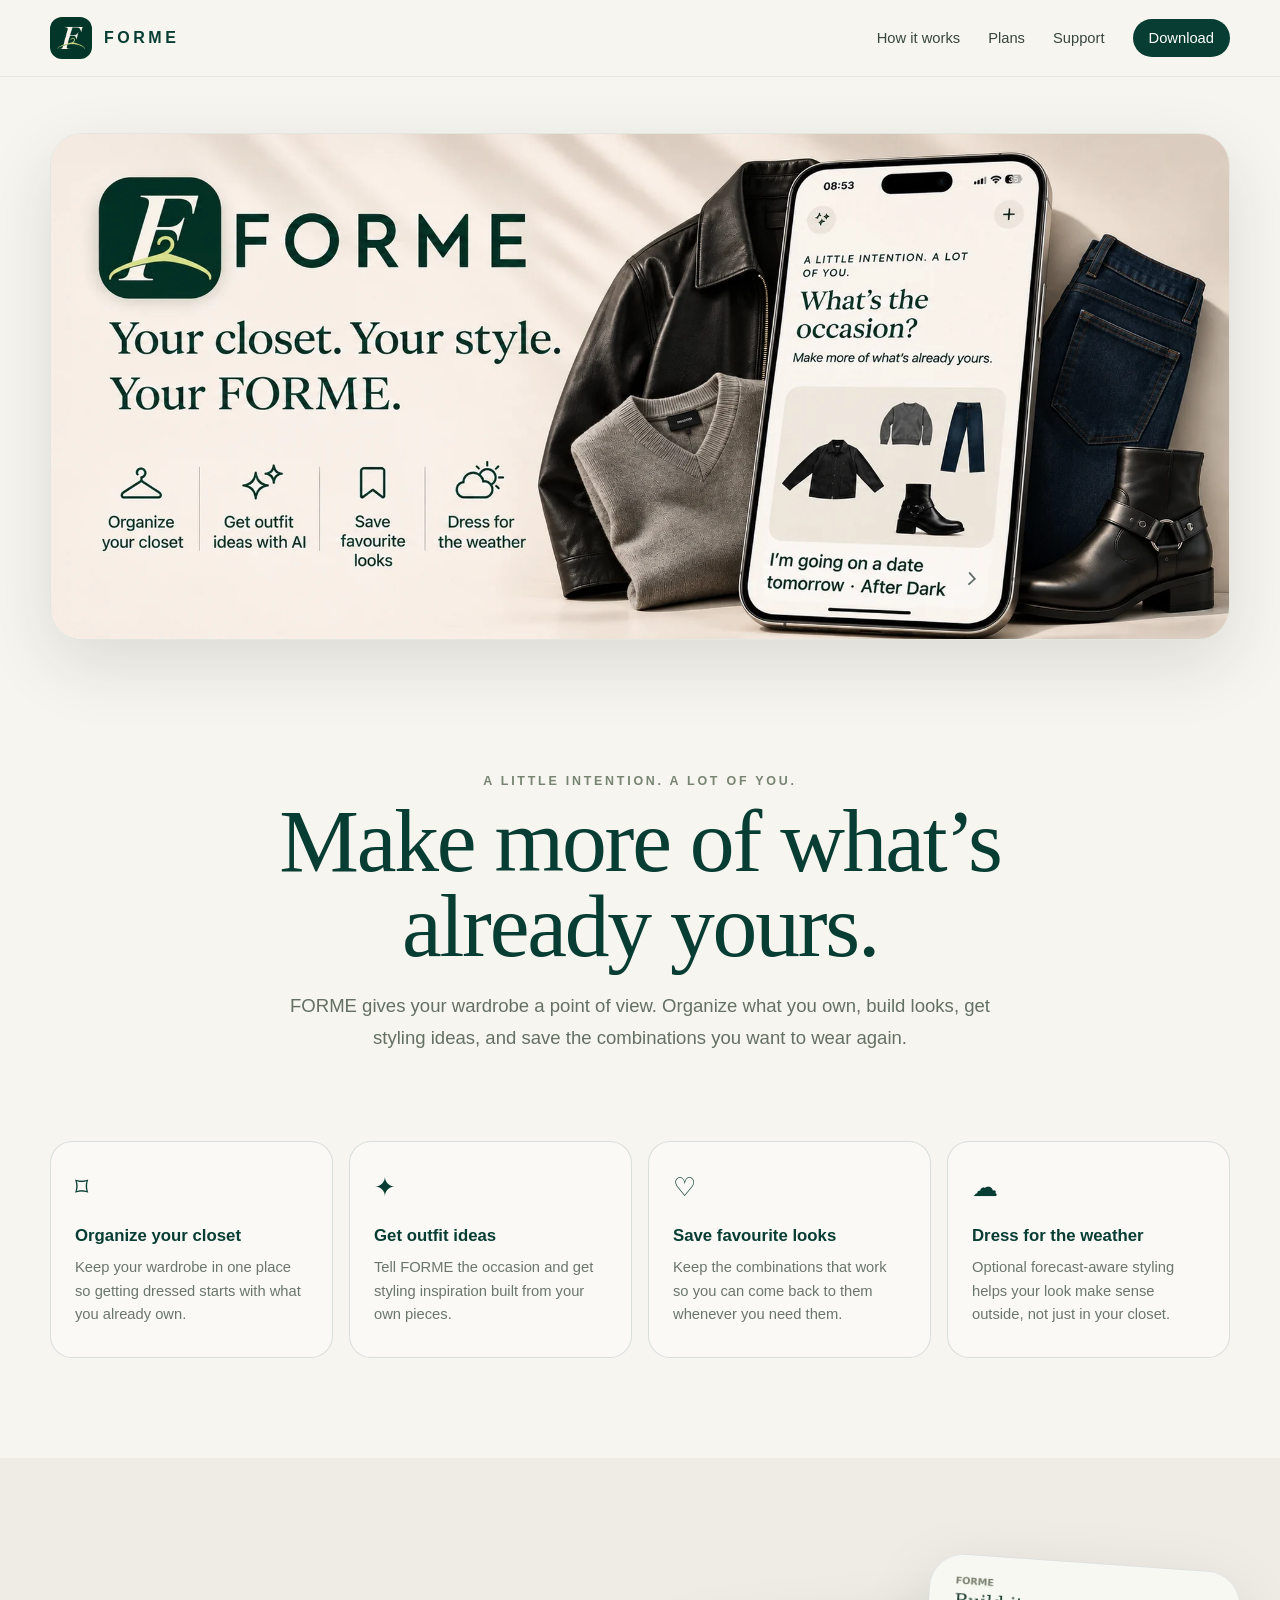
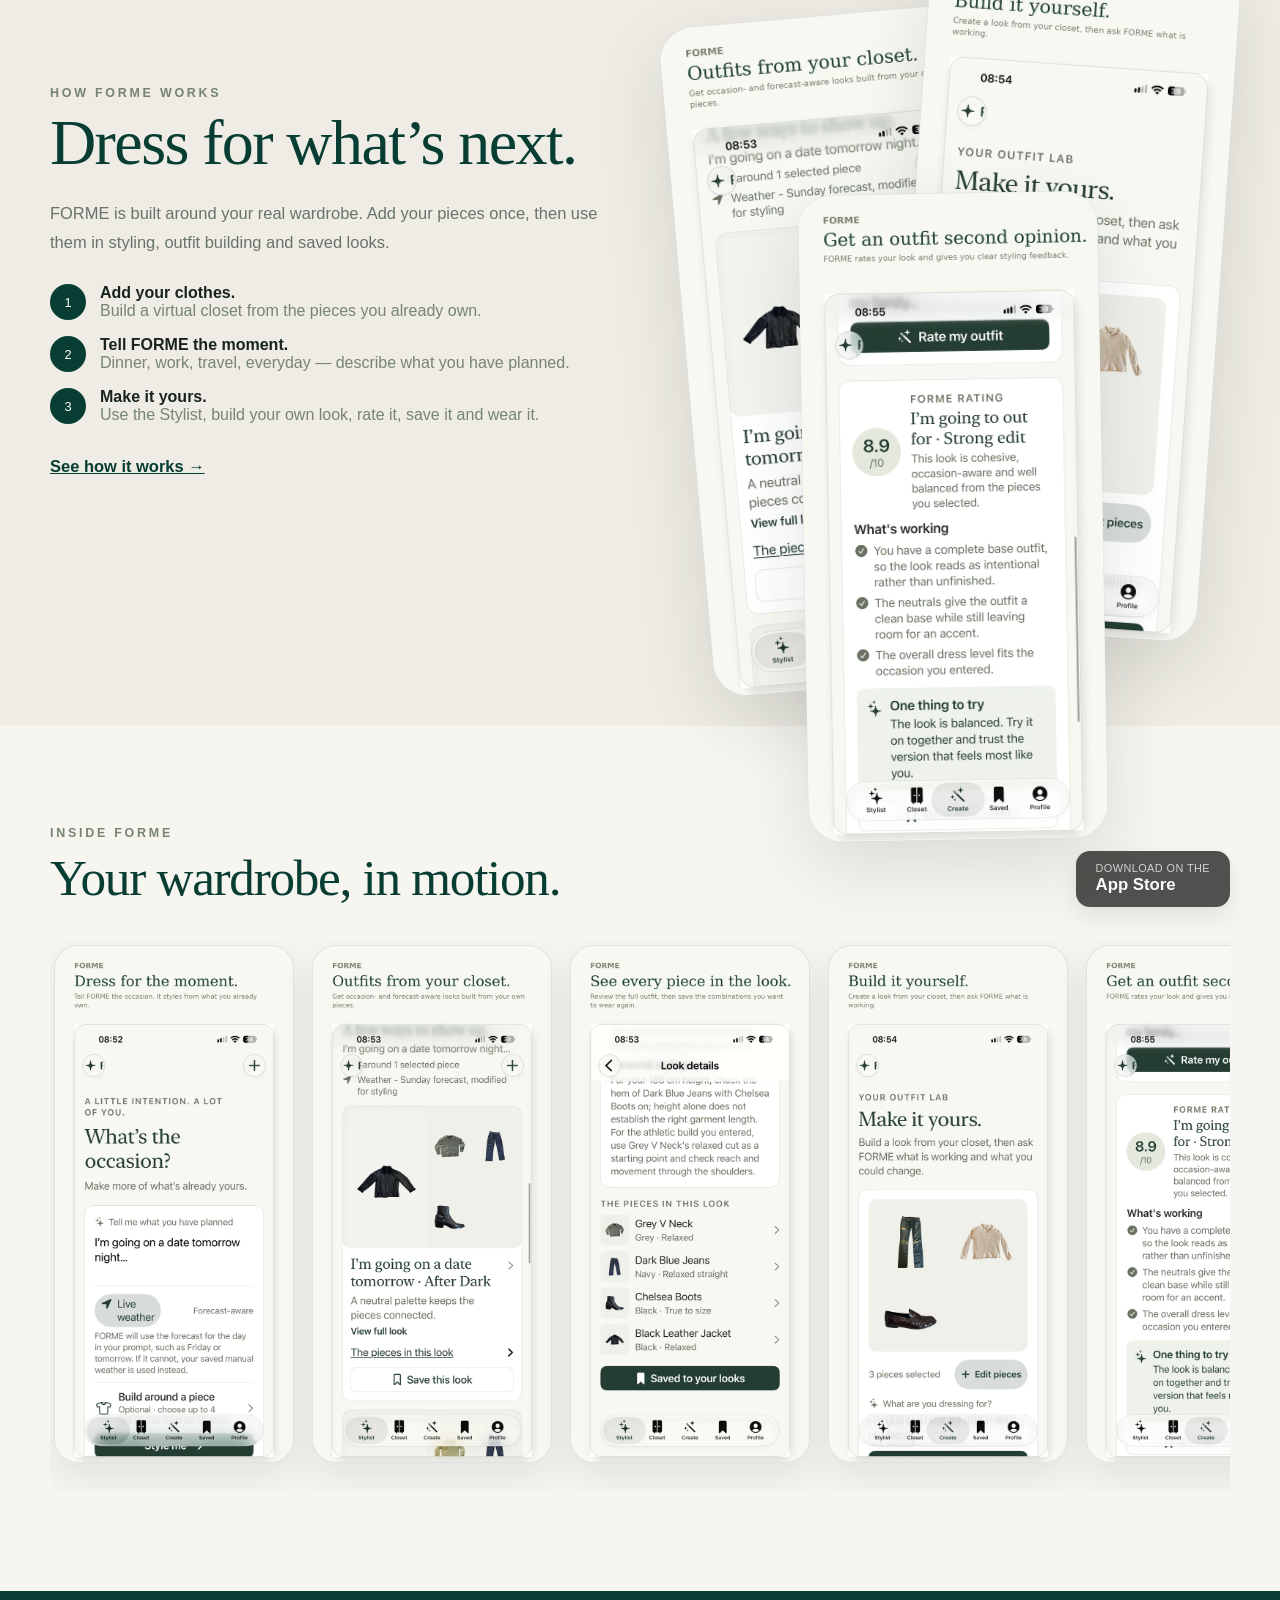
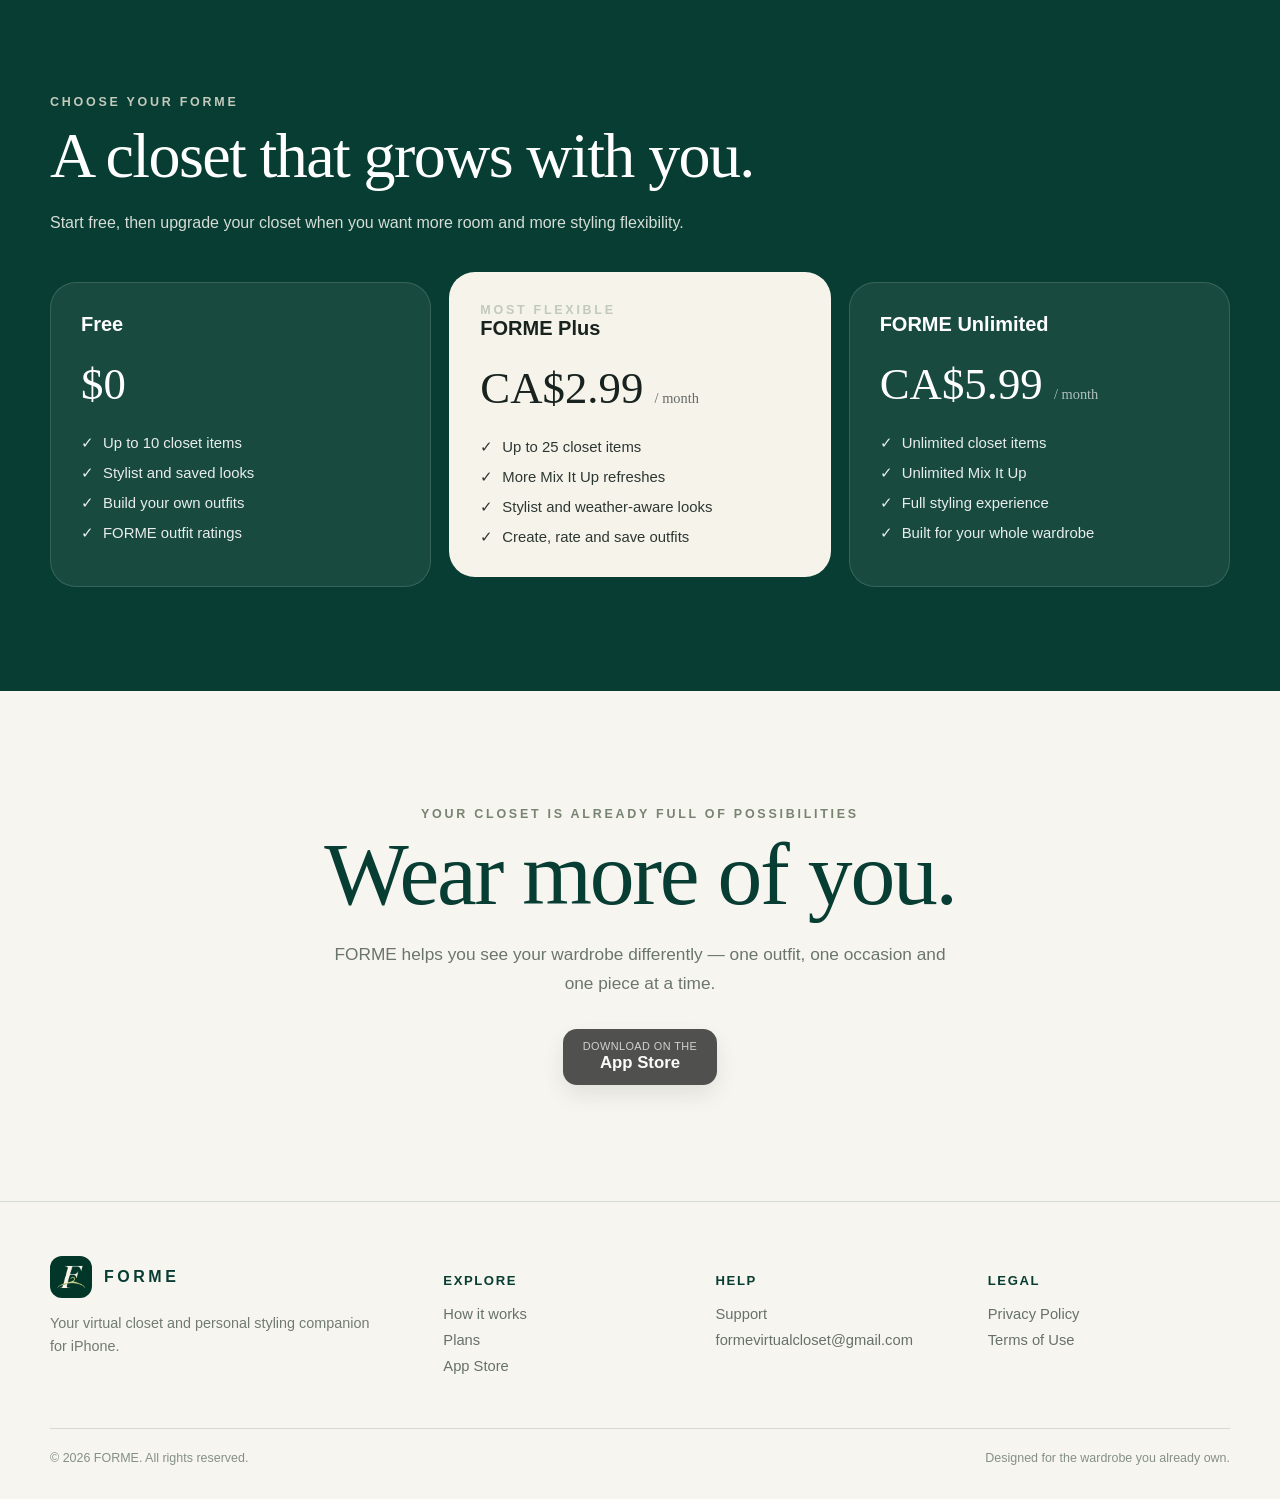
<file: index.html>
<!doctype html><html lang="en"><head>
<meta charset="utf-8"><meta name="viewport" content="width=device-width,initial-scale=1">
<title>FORME — Your closet. Your style. Your FORME.</title>
<meta name="description" content="FORME turns the clothes you already own into outfit ideas for where you're going, how you want to feel, and the weather outside.">
<link rel="icon" href="assets/app-icon.png"><link rel="stylesheet" href="styles.css">
<script src="config.js" defer></script><script src="script.js" defer></script></head><body>
<header class="site-header"><div class="container nav"><a class="brand" href="index.html"><img src="assets/app-icon.png" alt="FORME"><span>FORME</span></a><button class="mobile-toggle" aria-label="Open menu">☰</button><nav class="nav-links"><a href="how-it-works.html">How it works</a><a href="#plans">Plans</a><a href="support.html">Support</a><a class="nav-cta" data-app-store href="#">Download</a></nav></div></header>
<main>
<section class="hero"><div class="container">
<div class="hero-art"><picture><source srcset="assets/hero-wide.webp" type="image/webp"><img src="assets/hero-wide.png" alt="FORME virtual closet app"></picture></div>
<div class="mobile-hero-copy"><div class="icon-wrap"><img src="assets/app-icon.png" alt="FORME app icon"></div><div><div class="eyebrow">Your wardrobe, reimagined</div><h1 class="serif">Your closet.<br>Your style.<br>Your FORME.</h1><p>Turn the clothes you already own into outfits for where you're going, how you want to feel, and even the weather outside.</p><div class="hero-mobile-cta"><a class="app-store-button" data-app-store href="#"><span><span class="badge-small">DOWNLOAD ON THE</span><span class="badge-big">App Store</span></span></a></div></div><div class="mobile-hero-shot"><img src="assets/screens/01_style_the_occasion.webp" onerror="this.src='assets/screens/01_style_the_occasion.png'" alt="FORME Stylist screen"></div></div>
</div></section>
<section class="intro"><div class="container"><div class="eyebrow">A little intention. A lot of you.</div><h1 class="serif">Make more of what’s already yours.</h1><p>FORME gives your wardrobe a point of view. Organize what you own, build looks, get styling ideas, and save the combinations you want to wear again.</p></div></section>
<section class="features"><div class="container feature-grid">
<div class="feature"><div class="icon">⌑</div><h3>Organize your closet</h3><p>Keep your wardrobe in one place so getting dressed starts with what you already own.</p></div>
<div class="feature"><div class="icon">✦</div><h3>Get outfit ideas</h3><p>Tell FORME the occasion and get styling inspiration built from your own pieces.</p></div>
<div class="feature"><div class="icon">♡</div><h3>Save favourite looks</h3><p>Keep the combinations that work so you can come back to them whenever you need them.</p></div>
<div class="feature"><div class="icon">☁</div><h3>Dress for the weather</h3><p>Optional forecast-aware styling helps your look make sense outside, not just in your closet.</p></div>
</div></section>
<section class="section alt"><div class="container split"><div class="section-copy"><div class="eyebrow">How FORME works</div><h2 class="serif">Dress for what’s next.</h2><p>FORME is built around your real wardrobe. Add your pieces once, then use them in styling, outfit building and saved looks.</p><div class="steps"><div class="step"><div class="step-num">1</div><div><strong>Add your clothes.</strong><div class="muted">Build a virtual closet from the pieces you already own.</div></div></div><div class="step"><div class="step-num">2</div><div><strong>Tell FORME the moment.</strong><div class="muted">Dinner, work, travel, everyday — describe what you have planned.</div></div></div><div class="step"><div class="step-num">3</div><div><strong>Make it yours.</strong><div class="muted">Use the Stylist, build your own look, rate it, save it and wear it.</div></div></div></div><p style="margin-top:28px"><a href="how-it-works.html" style="color:var(--forest);font-weight:700">See how it works →</a></p></div><div class="phone-collage"><div class="phone one"><img src="assets/screens/02_outfits_from_your_closet.webp" onerror="this.src='assets/screens/02_outfits_from_your_closet.png'" alt="Outfits from your closet"></div><div class="phone two"><img src="assets/screens/04_build_it_yourself.webp" onerror="this.src='assets/screens/04_build_it_yourself.png'" alt="Build it yourself"></div><div class="phone three"><img src="assets/screens/05_rate_my_outfit.webp" onerror="this.src='assets/screens/05_rate_my_outfit.png'" alt="Rate my outfit"></div></div></div></section>
<section class="gallery-section"><div class="container"><div class="gallery-title"><div><div class="eyebrow">Inside FORME</div><h2 class="serif">Your wardrobe, in motion.</h2></div><a class="app-store-button" data-app-store href="#"><span><span class="badge-small">DOWNLOAD ON THE</span><span class="badge-big">App Store</span></span></a></div><div class="gallery-scroll">
<div class="gallery-card"><img src="assets/screens/01_style_the_occasion.webp" onerror="this.src='assets/screens/01_style_the_occasion.png'" alt="Stylist"></div><div class="gallery-card"><img src="assets/screens/02_outfits_from_your_closet.webp" onerror="this.src='assets/screens/02_outfits_from_your_closet.png'" alt="Outfits"></div><div class="gallery-card"><img src="assets/screens/03_see_every_piece.webp" onerror="this.src='assets/screens/03_see_every_piece.png'" alt="Look details"></div><div class="gallery-card"><img src="assets/screens/04_build_it_yourself.webp" onerror="this.src='assets/screens/04_build_it_yourself.png'" alt="Create"></div><div class="gallery-card"><img src="assets/screens/05_rate_my_outfit.webp" onerror="this.src='assets/screens/05_rate_my_outfit.png'" alt="Rate outfit"></div><div class="gallery-card"><img src="assets/screens/06_save_the_looks.webp" onerror="this.src='assets/screens/06_save_the_looks.png'" alt="Saved looks"></div>
</div></div></section>
<section class="plans" id="plans"><div class="container"><div class="eyebrow">Choose your FORME</div><h2 class="serif">A closet that grows with you.</h2><p class="plans-lead">Start free, then upgrade your closet when you want more room and more styling flexibility.</p><div class="plan-grid"><div class="plan"><h3>Free</h3><div class="price">$0</div><ul><li>Up to 10 closet items</li><li>Stylist and saved looks</li><li>Build your own outfits</li><li>FORME outfit ratings</li></ul></div><div class="plan featured"><div class="eyebrow">Most flexible</div><h3>FORME Plus</h3><div class="price">CA$2.99 <span>/ month</span></div><ul><li>Up to 25 closet items</li><li>More Mix It Up refreshes</li><li>Stylist and weather-aware looks</li><li>Create, rate and save outfits</li></ul></div><div class="plan"><h3>FORME Unlimited</h3><div class="price">CA$5.99 <span>/ month</span></div><ul><li>Unlimited closet items</li><li>Unlimited Mix It Up</li><li>Full styling experience</li><li>Built for your whole wardrobe</li></ul></div></div></div></section>
<section class="cta"><div class="container cta-inner"><div class="eyebrow">Your closet is already full of possibilities</div><h2 class="serif">Wear more of you.</h2><p>FORME helps you see your wardrobe differently — one outfit, one occasion and one piece at a time.</p><a class="app-store-button" data-app-store href="#"><span><span class="badge-small">DOWNLOAD ON THE</span><span class="badge-big">App Store</span></span></a></div></section>
</main>
<footer><div class="container"><div class="footer-grid"><div class="footer-brand"><a class="brand" href="index.html"><img src="assets/app-icon.png" alt="FORME"><span>FORME</span></a><p>Your virtual closet and personal styling companion for iPhone.</p></div><div class="footer-col"><h4>Explore</h4><a href="how-it-works.html">How it works</a><a href="#plans">Plans</a><a data-app-store href="#">App Store</a></div><div class="footer-col"><h4>Help</h4><a href="support.html">Support</a><a data-support-email href="#">Email us</a></div><div class="footer-col"><h4>Legal</h4><a href="privacy.html">Privacy Policy</a><a href="terms.html">Terms of Use</a></div></div><div class="footer-bottom"><span>© 2026 FORME. All rights reserved.</span><span>Designed for the wardrobe you already own.</span></div></div></footer>
</body></html>
</file>
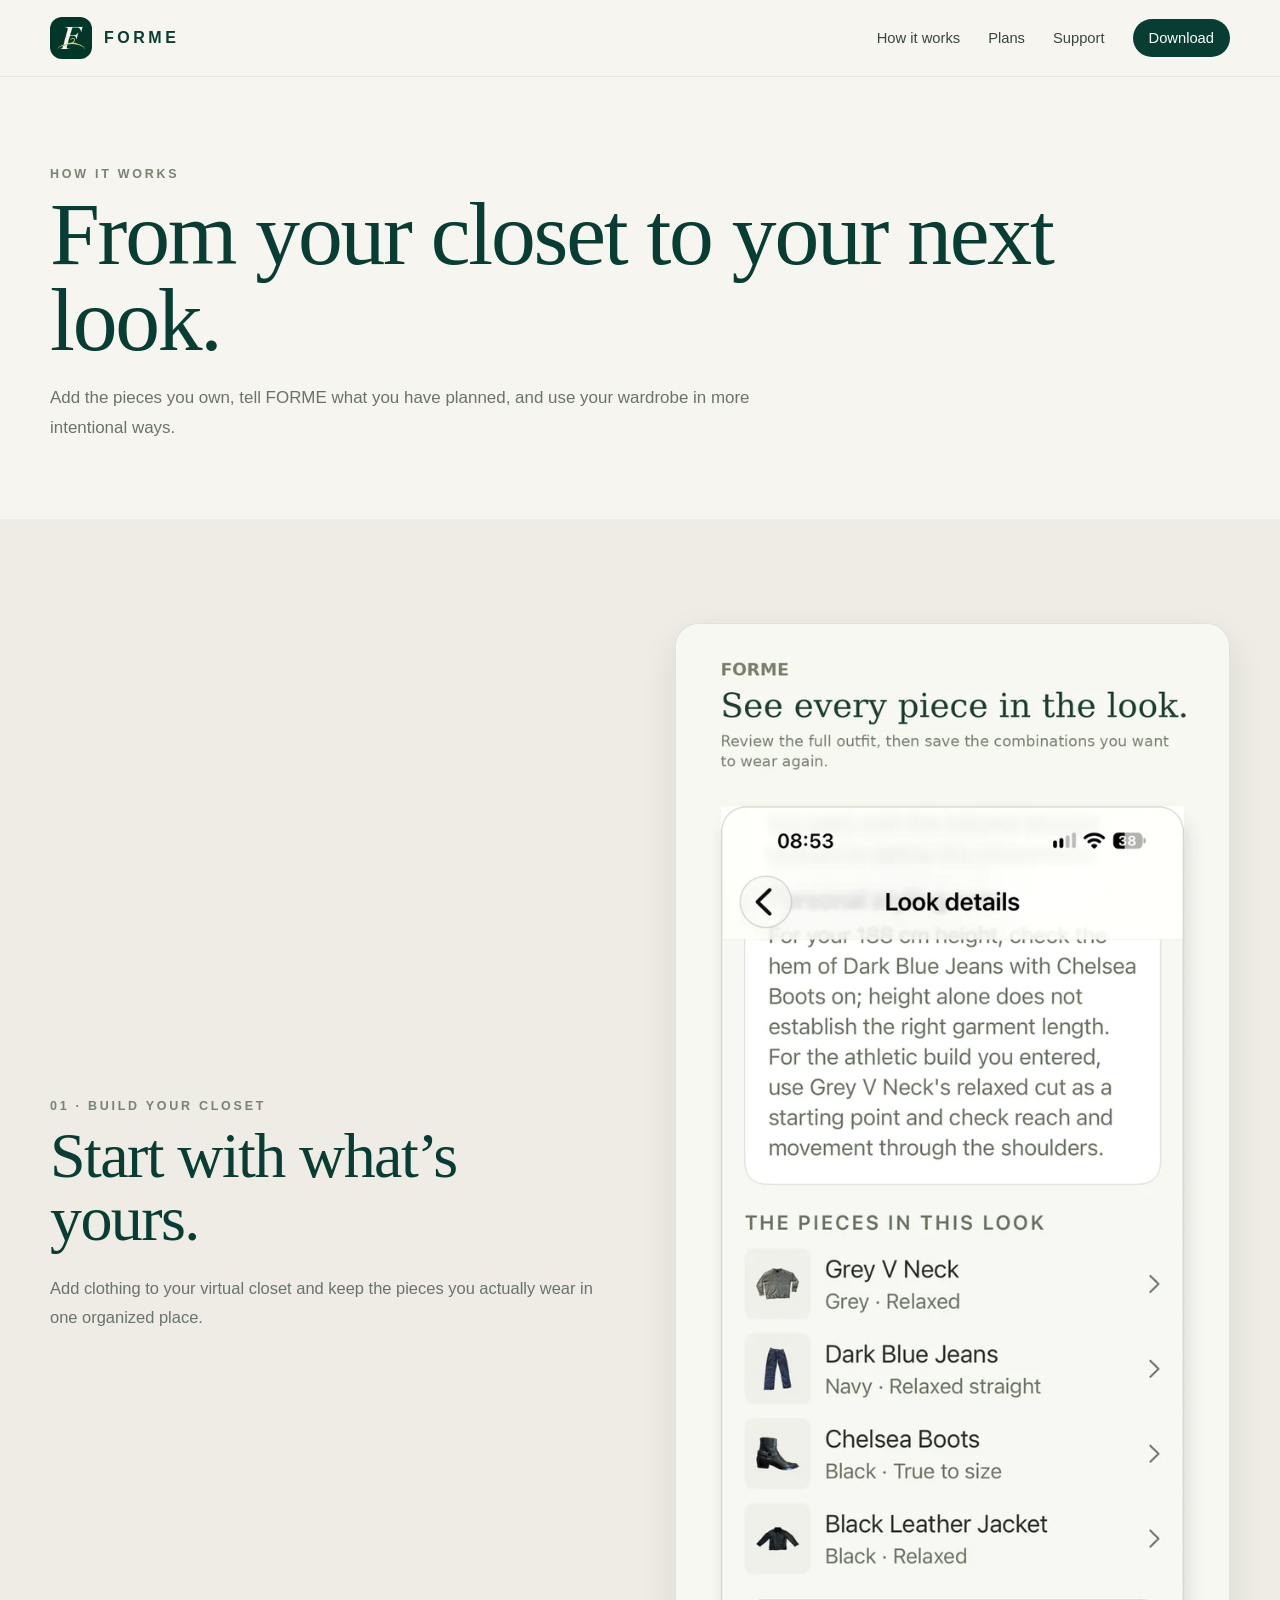
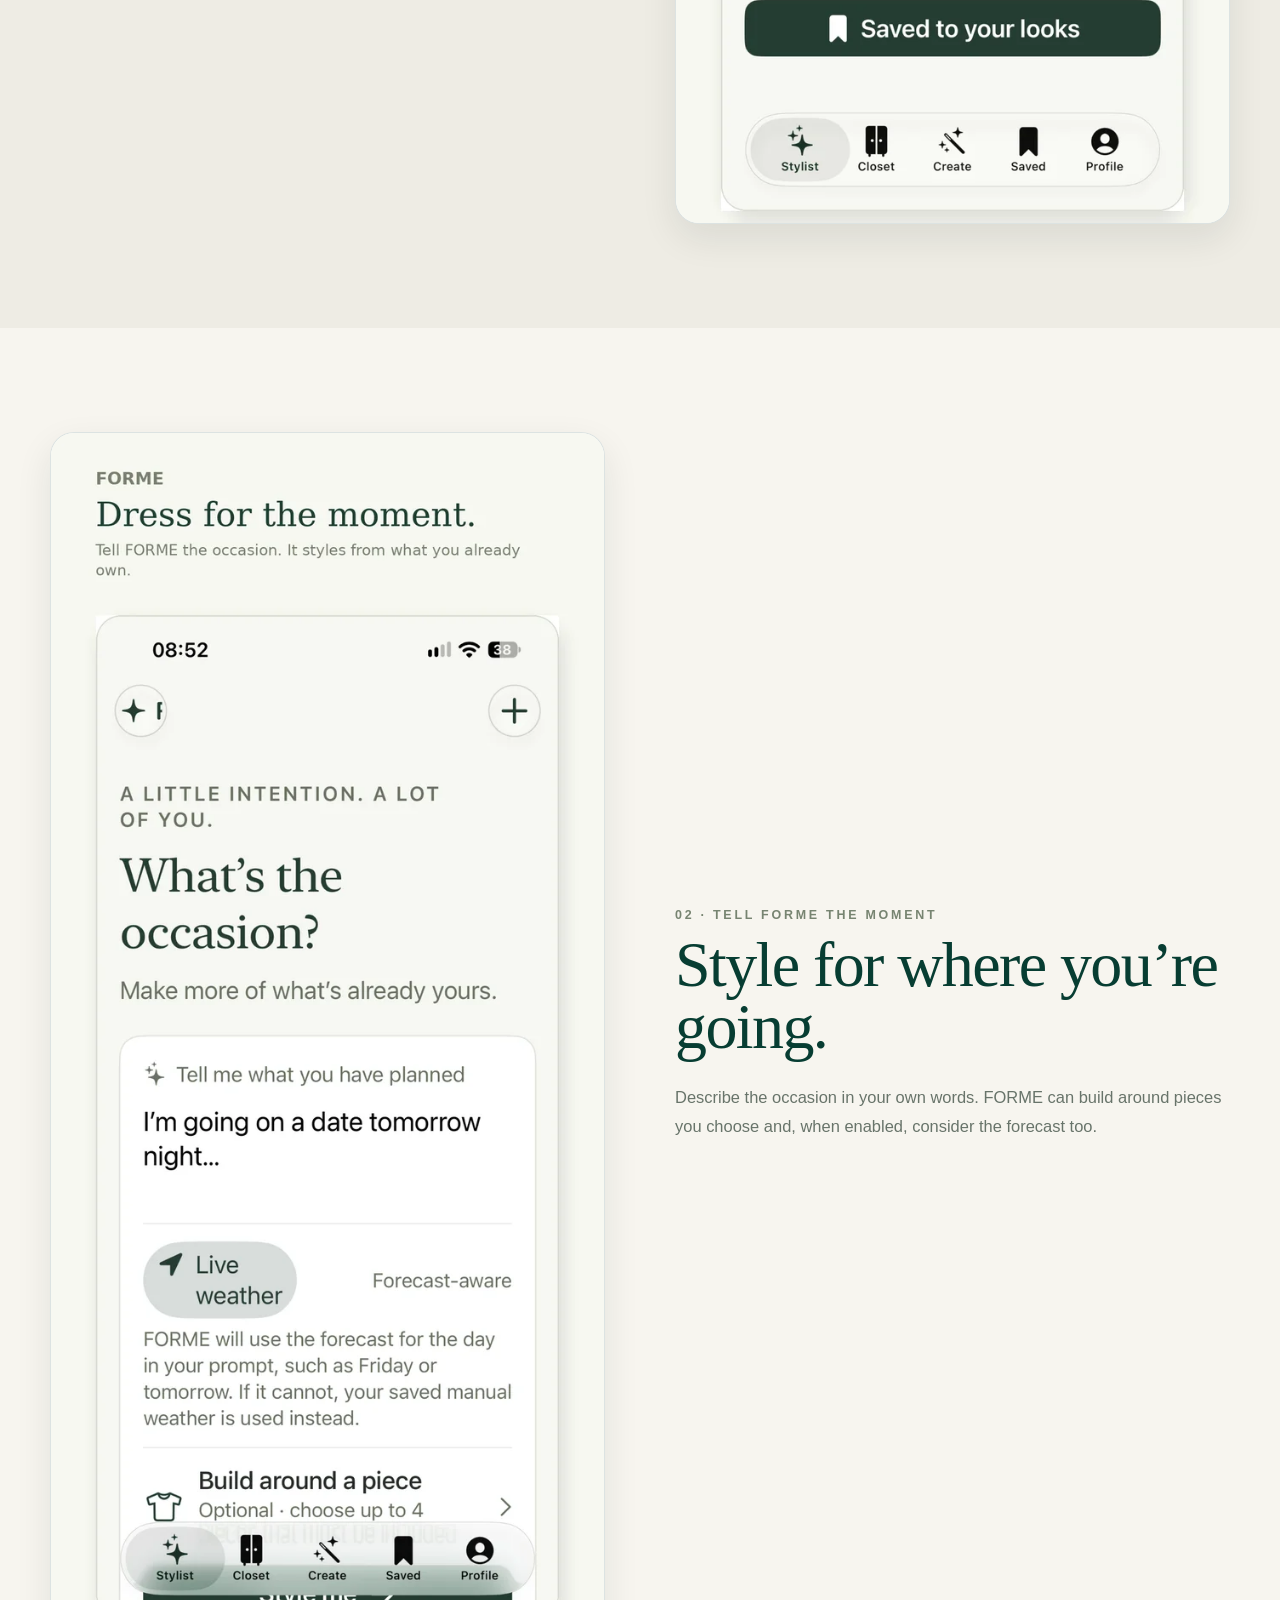
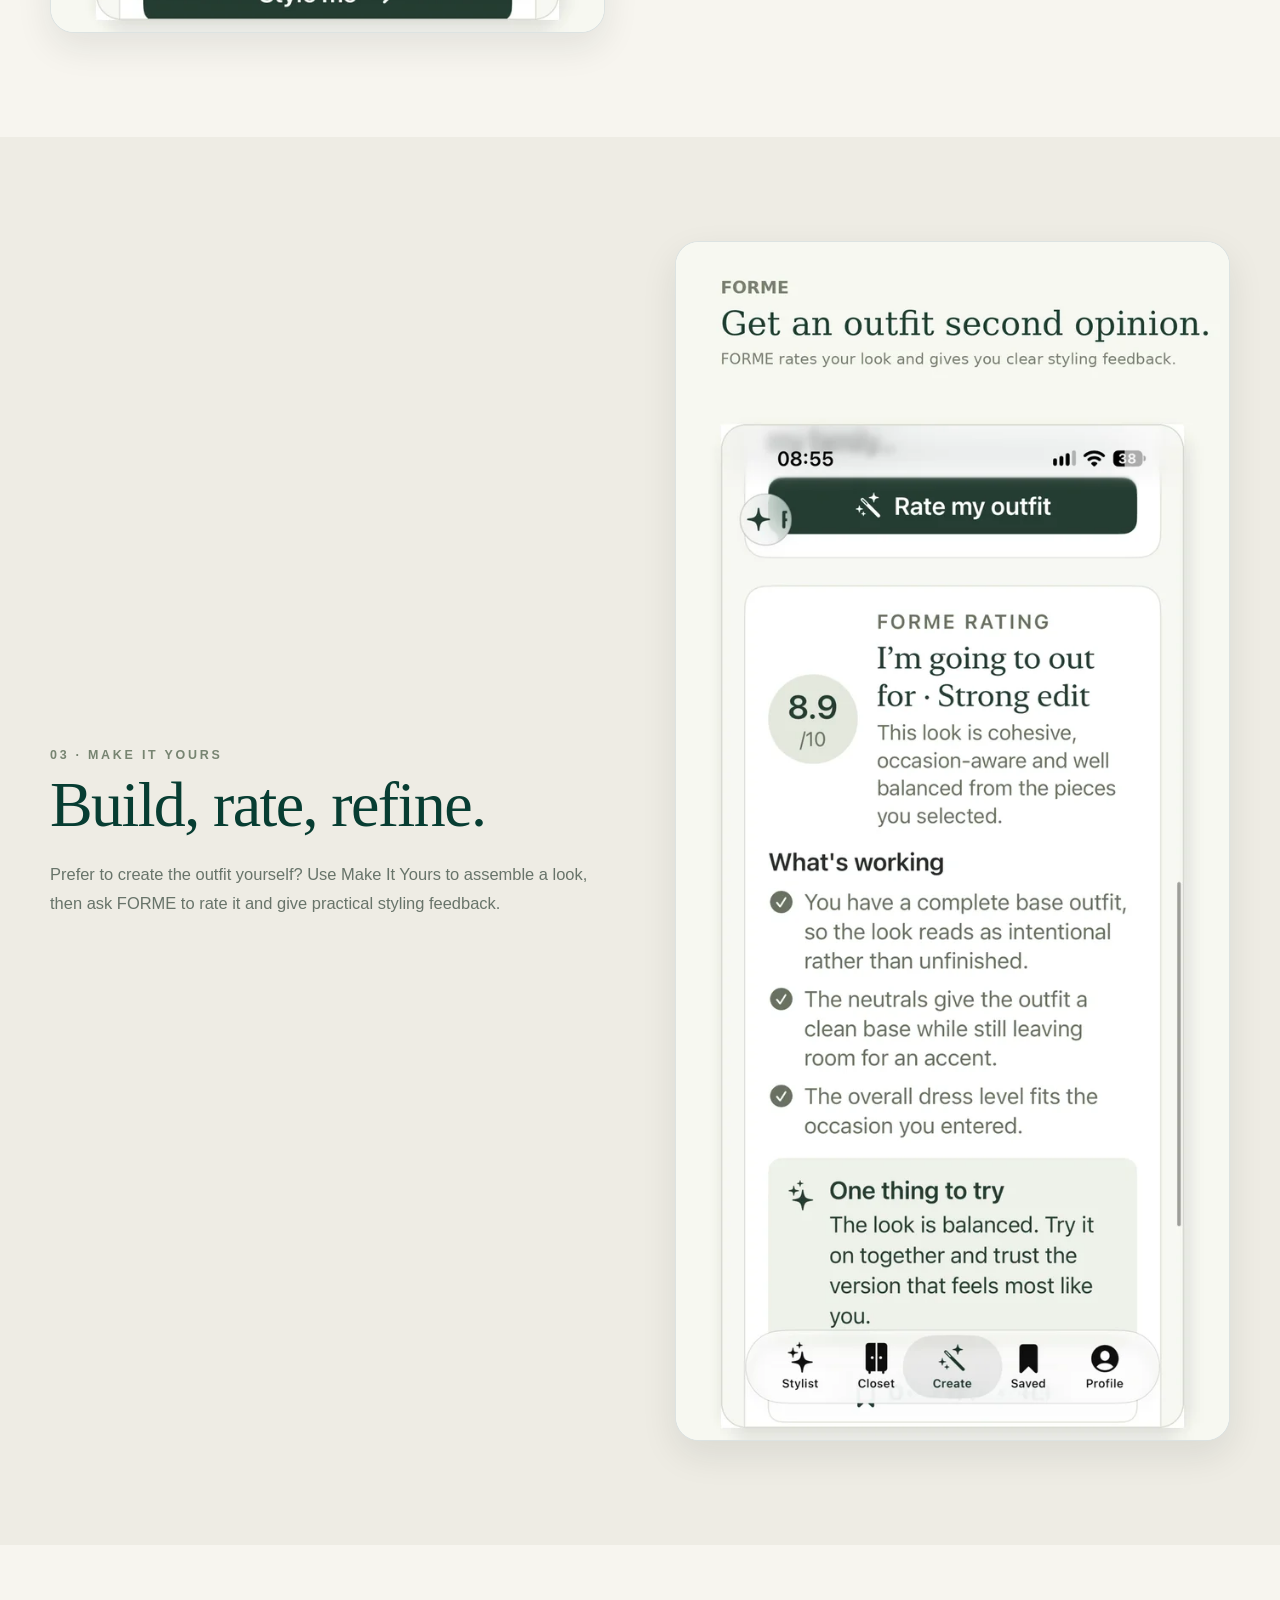
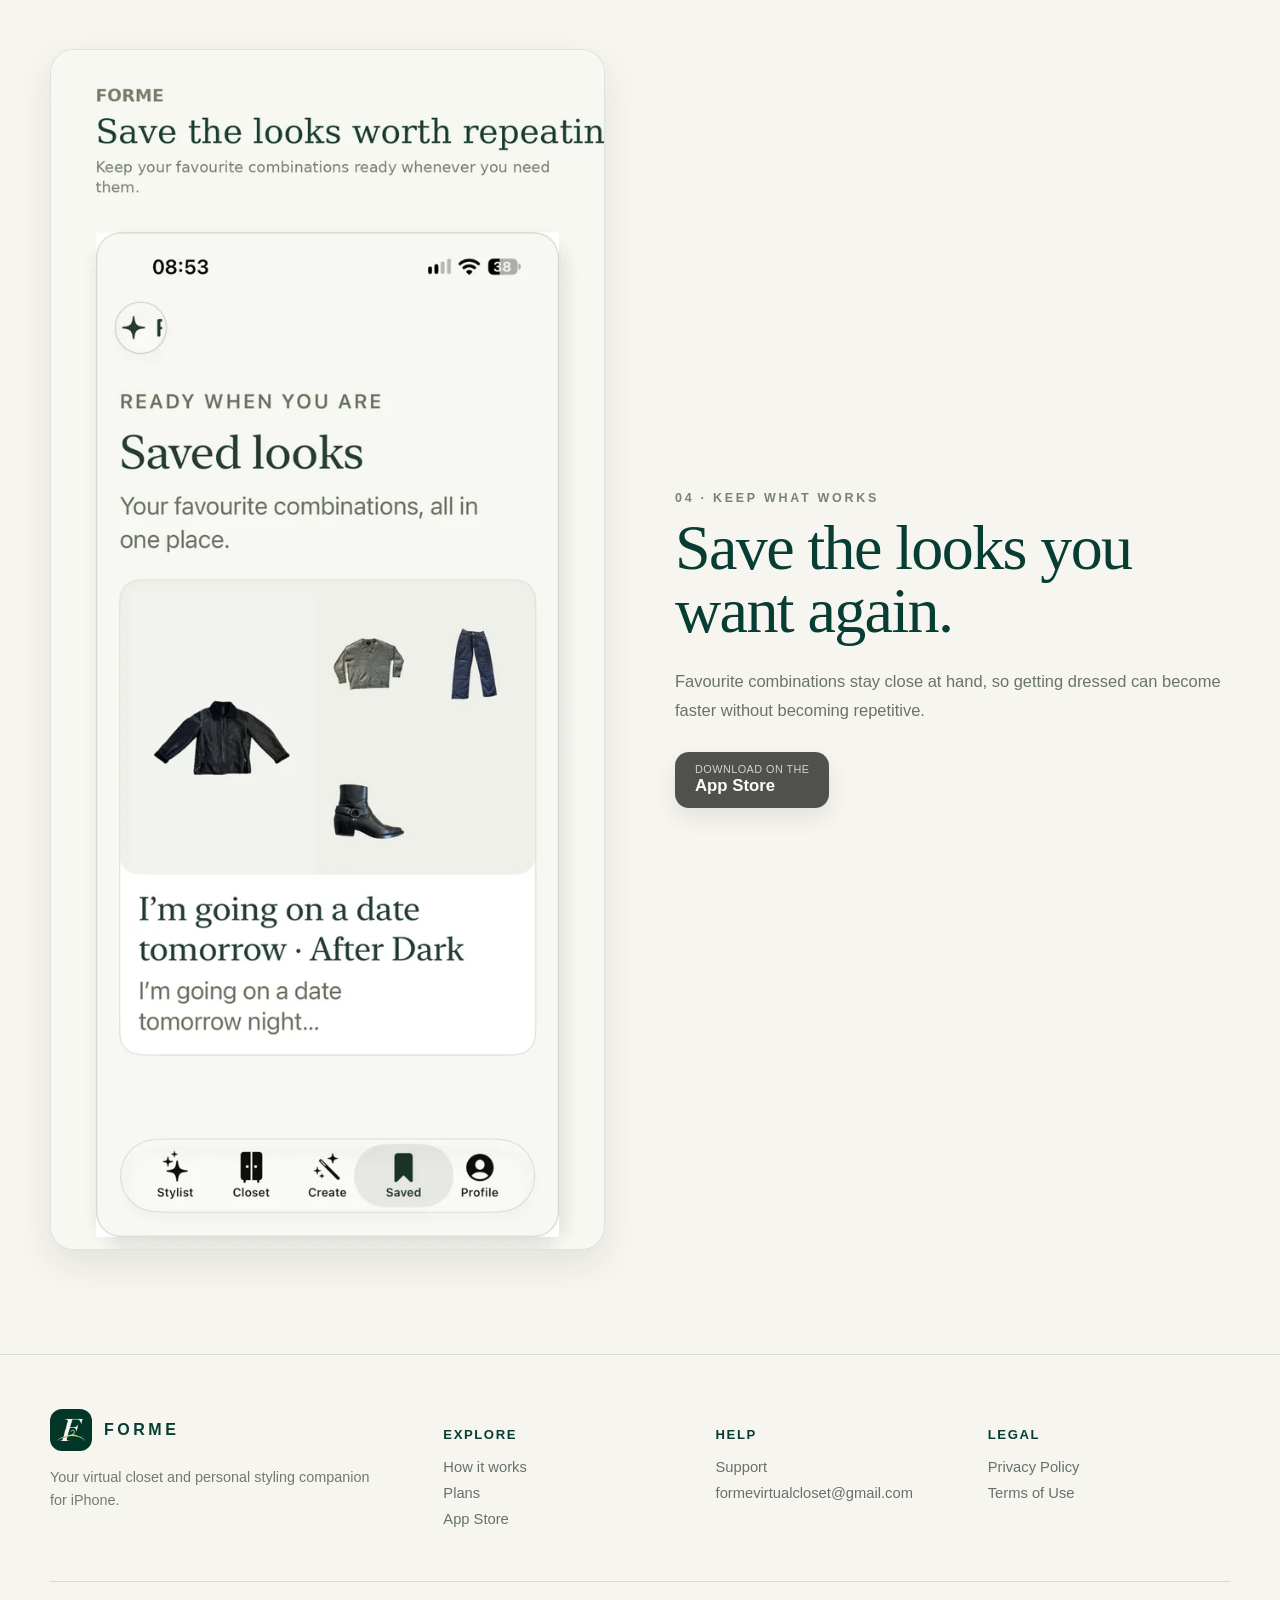
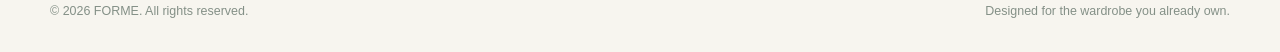
<file: how-it-works.html>
<!doctype html><html lang="en"><head><meta charset="utf-8"><meta name="viewport" content="width=device-width,initial-scale=1"><title>How FORME Works</title><meta name="description" content="See how FORME turns your existing wardrobe into outfit ideas, saved looks and weather-aware styling."><link rel="icon" href="assets/app-icon.png"><link rel="stylesheet" href="styles.css"><script src="config.js" defer></script><script src="script.js" defer></script></head><body>
<header class="site-header"><div class="container nav"><a class="brand" href="index.html"><img src="assets/app-icon.png" alt="FORME"><span>FORME</span></a><button class="mobile-toggle">☰</button><nav class="nav-links"><a href="how-it-works.html">How it works</a><a href="index.html#plans">Plans</a><a href="support.html">Support</a><a class="nav-cta" data-app-store href="#">Download</a></nav></div></header>
<main><section class="page-hero"><div class="container"><div class="eyebrow">How it works</div><h1 class="serif">From your closet to your next look.</h1><p>Add the pieces you own, tell FORME what you have planned, and use your wardrobe in more intentional ways.</p></div></section>
<section class="section alt"><div class="container split"><div class="section-copy"><div class="eyebrow">01 · Build your closet</div><h2 class="serif">Start with what’s yours.</h2><p>Add clothing to your virtual closet and keep the pieces you actually wear in one organized place.</p></div><div class="gallery-card"><img src="assets/screens/03_see_every_piece.webp" onerror="this.src='assets/screens/03_see_every_piece.png'" alt="FORME closet pieces"></div></div></section>
<section class="section"><div class="container split"><div class="gallery-card"><img src="assets/screens/01_style_the_occasion.webp" onerror="this.src='assets/screens/01_style_the_occasion.png'" alt="FORME occasion styling"></div><div class="section-copy"><div class="eyebrow">02 · Tell FORME the moment</div><h2 class="serif">Style for where you’re going.</h2><p>Describe the occasion in your own words. FORME can build around pieces you choose and, when enabled, consider the forecast too.</p></div></div></section>
<section class="section alt"><div class="container split"><div class="section-copy"><div class="eyebrow">03 · Make it yours</div><h2 class="serif">Build, rate, refine.</h2><p>Prefer to create the outfit yourself? Use Make It Yours to assemble a look, then ask FORME to rate it and give practical styling feedback.</p></div><div class="gallery-card"><img src="assets/screens/05_rate_my_outfit.webp" onerror="this.src='assets/screens/05_rate_my_outfit.png'" alt="Rate my outfit"></div></div></section>
<section class="section"><div class="container split"><div class="gallery-card"><img src="assets/screens/06_save_the_looks.webp" onerror="this.src='assets/screens/06_save_the_looks.png'" alt="Saved looks"></div><div class="section-copy"><div class="eyebrow">04 · Keep what works</div><h2 class="serif">Save the looks you want again.</h2><p>Favourite combinations stay close at hand, so getting dressed can become faster without becoming repetitive.</p><div style="margin-top:28px"><a class="app-store-button" data-app-store href="#"><span><span class="badge-small">DOWNLOAD ON THE</span><span class="badge-big">App Store</span></span></a></div></div></div></section></main>
<footer><div class="container"><div class="footer-grid"><div class="footer-brand"><a class="brand" href="index.html"><img src="assets/app-icon.png" alt="FORME"><span>FORME</span></a><p>Your virtual closet and personal styling companion for iPhone.</p></div><div class="footer-col"><h4>Explore</h4><a href="how-it-works.html">How it works</a><a href="index.html#plans">Plans</a><a data-app-store href="#">App Store</a></div><div class="footer-col"><h4>Help</h4><a href="support.html">Support</a><a data-support-email href="#">Email us</a></div><div class="footer-col"><h4>Legal</h4><a href="privacy.html">Privacy Policy</a><a href="terms.html">Terms of Use</a></div></div><div class="footer-bottom"><span>© 2026 FORME. All rights reserved.</span><span>Designed for the wardrobe you already own.</span></div></div></footer></body></html>
</file>
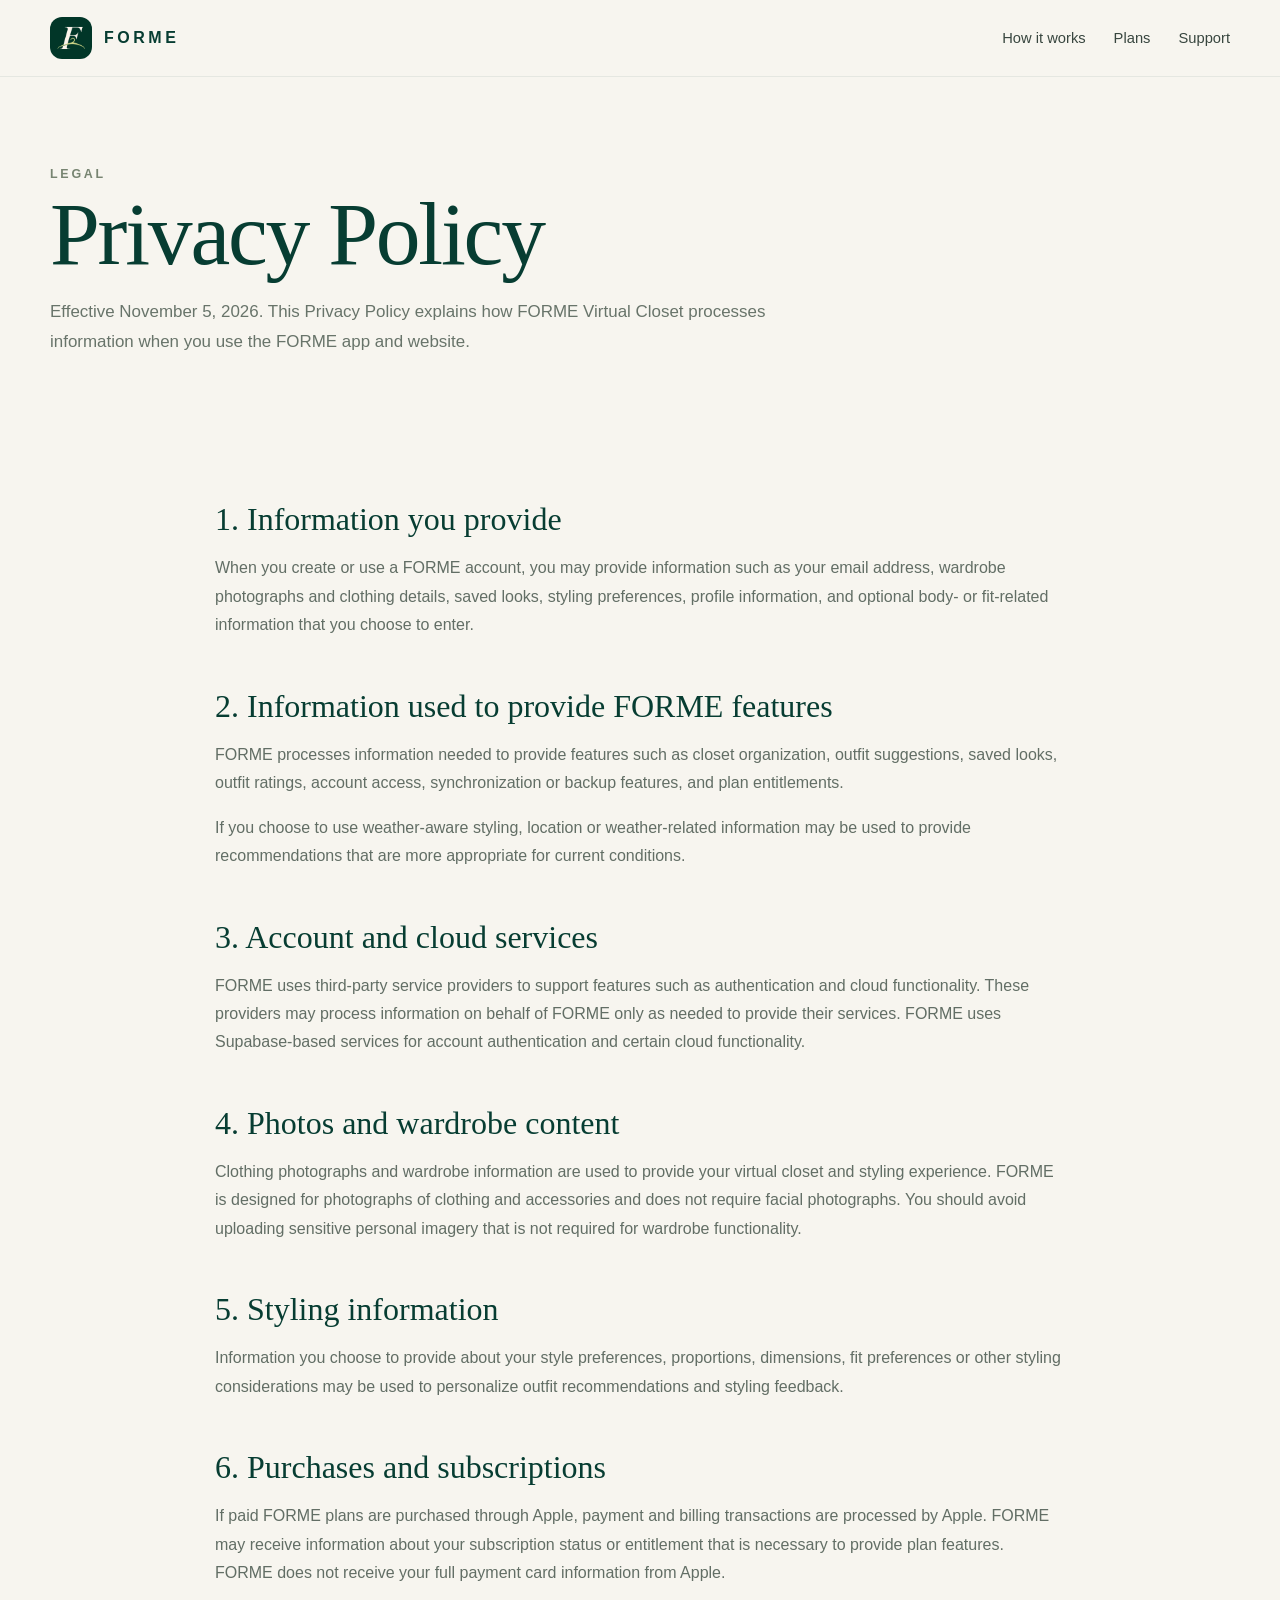
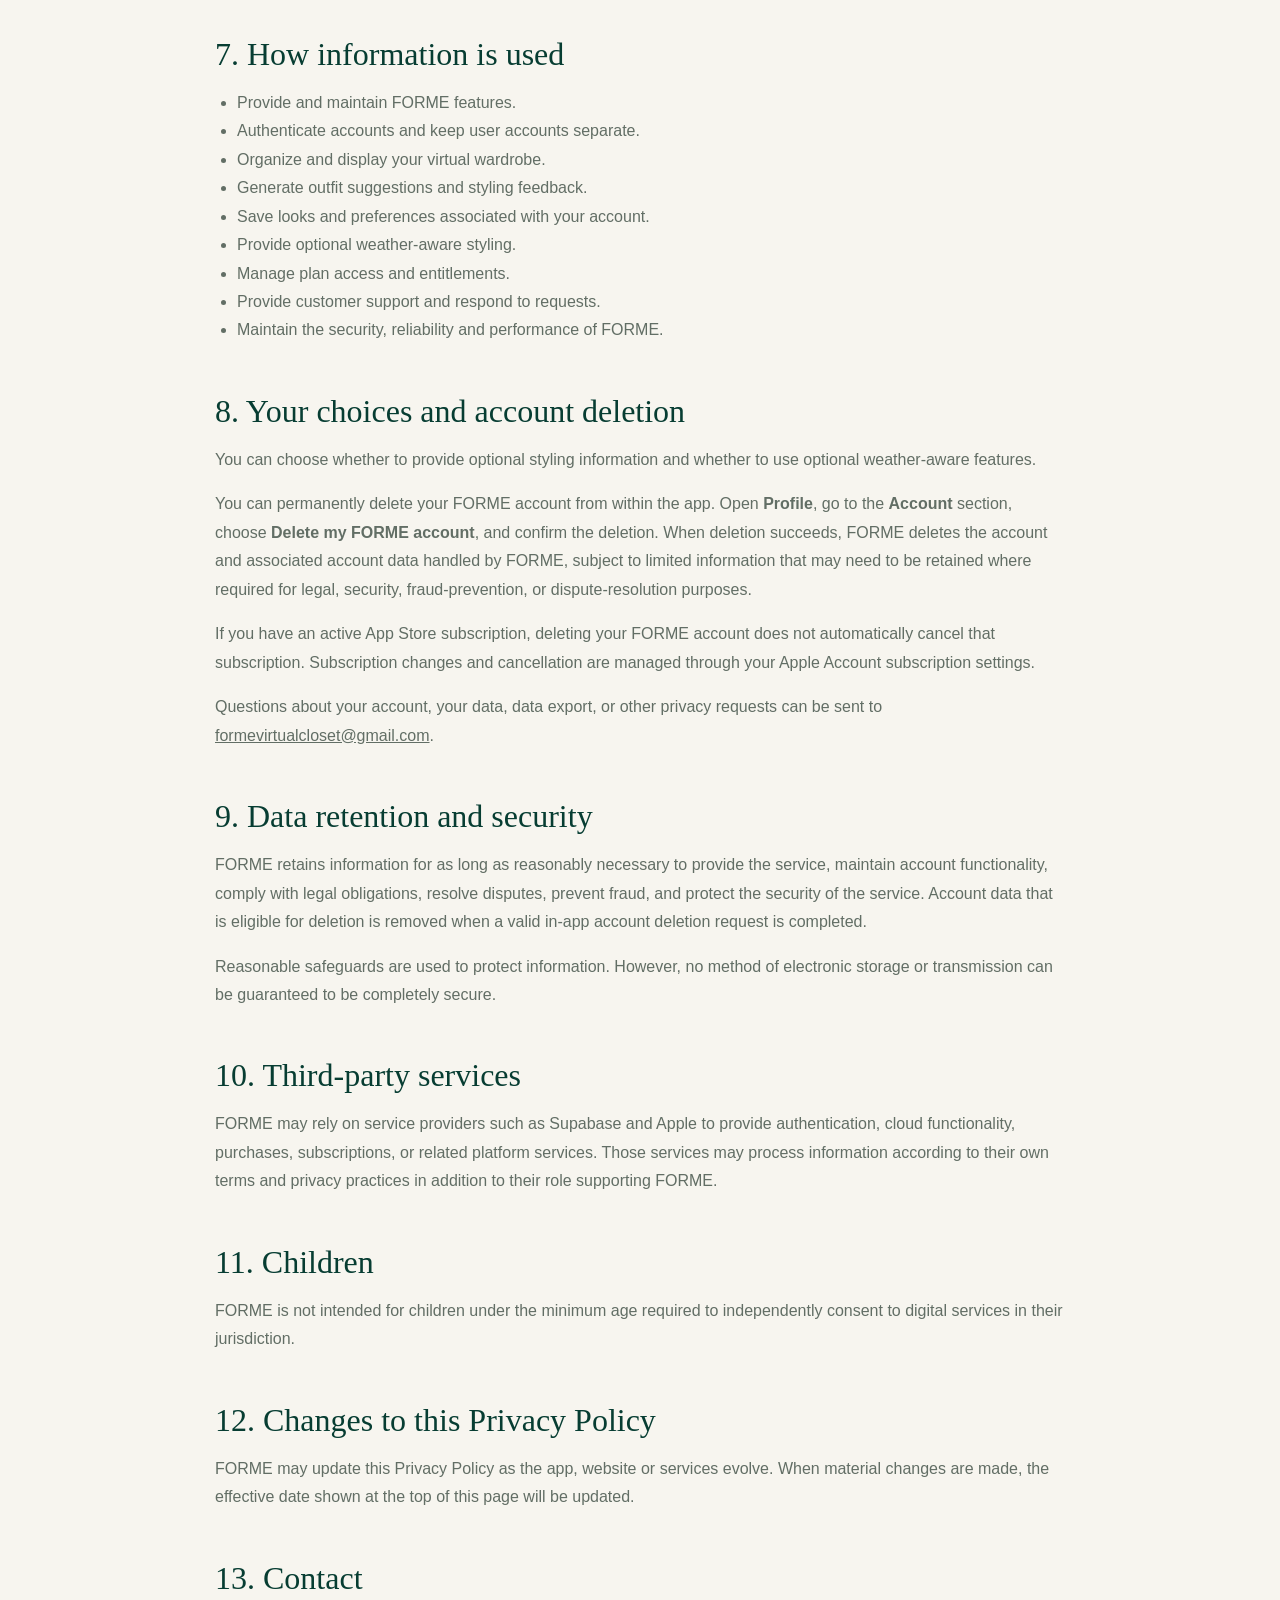
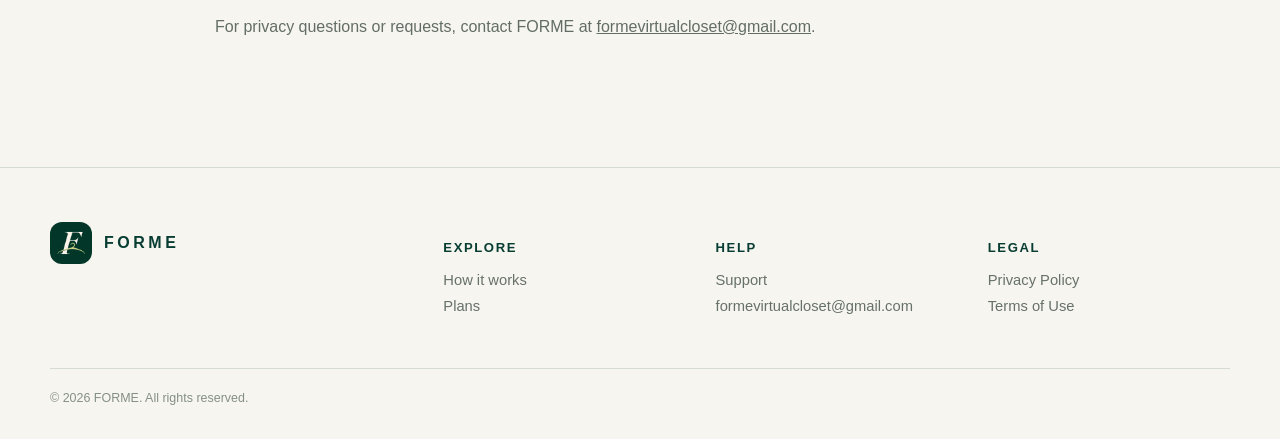
<file: privacy.html>
<!doctype html>
<html lang="en">
<head>
  <meta charset="utf-8">
  <meta name="viewport" content="width=device-width,initial-scale=1">
  <title>FORME Privacy Policy</title>
  <meta name="description" content="FORME Virtual Closet Privacy Policy, including account deletion and data choices.">
  <link rel="icon" href="assets/app-icon.png">
  <link rel="stylesheet" href="styles.css">
  <script src="config.js" defer></script>
  <script src="script.js" defer></script>
</head>
<body>
<header class="site-header"><div class="container nav"><a class="brand" href="index.html"><img src="assets/app-icon.png" alt="FORME"><span>FORME</span></a><button class="mobile-toggle">☰</button><nav class="nav-links"><a href="how-it-works.html">How it works</a><a href="index.html#plans">Plans</a><a href="support.html">Support</a></nav></div></header>
<main>
<section class="page-hero"><div class="container"><div class="eyebrow">Legal</div><h1 class="serif">Privacy Policy</h1><p>Effective November 5, 2026. This Privacy Policy explains how FORME Virtual Closet processes information when you use the FORME app and website.</p></div></section>
<div class="container content-wrap">
<h2>1. Information you provide</h2>
<p>When you create or use a FORME account, you may provide information such as your email address, wardrobe photographs and clothing details, saved looks, styling preferences, profile information, and optional body- or fit-related information that you choose to enter.</p>

<h2>2. Information used to provide FORME features</h2>
<p>FORME processes information needed to provide features such as closet organization, outfit suggestions, saved looks, outfit ratings, account access, synchronization or backup features, and plan entitlements.</p>
<p>If you choose to use weather-aware styling, location or weather-related information may be used to provide recommendations that are more appropriate for current conditions.</p>

<h2>3. Account and cloud services</h2>
<p>FORME uses third-party service providers to support features such as authentication and cloud functionality. These providers may process information on behalf of FORME only as needed to provide their services. FORME uses Supabase-based services for account authentication and certain cloud functionality.</p>

<h2>4. Photos and wardrobe content</h2>
<p>Clothing photographs and wardrobe information are used to provide your virtual closet and styling experience. FORME is designed for photographs of clothing and accessories and does not require facial photographs. You should avoid uploading sensitive personal imagery that is not required for wardrobe functionality.</p>

<h2>5. Styling information</h2>
<p>Information you choose to provide about your style preferences, proportions, dimensions, fit preferences or other styling considerations may be used to personalize outfit recommendations and styling feedback.</p>

<h2>6. Purchases and subscriptions</h2>
<p>If paid FORME plans are purchased through Apple, payment and billing transactions are processed by Apple. FORME may receive information about your subscription status or entitlement that is necessary to provide plan features. FORME does not receive your full payment card information from Apple.</p>

<h2>7. How information is used</h2>
<ul>
  <li>Provide and maintain FORME features.</li>
  <li>Authenticate accounts and keep user accounts separate.</li>
  <li>Organize and display your virtual wardrobe.</li>
  <li>Generate outfit suggestions and styling feedback.</li>
  <li>Save looks and preferences associated with your account.</li>
  <li>Provide optional weather-aware styling.</li>
  <li>Manage plan access and entitlements.</li>
  <li>Provide customer support and respond to requests.</li>
  <li>Maintain the security, reliability and performance of FORME.</li>
</ul>

<h2 id="account-deletion">8. Your choices and account deletion</h2>
<p>You can choose whether to provide optional styling information and whether to use optional weather-aware features.</p>
<p>You can permanently delete your FORME account from within the app. Open <strong>Profile</strong>, go to the <strong>Account</strong> section, choose <strong>Delete my FORME account</strong>, and confirm the deletion. When deletion succeeds, FORME deletes the account and associated account data handled by FORME, subject to limited information that may need to be retained where required for legal, security, fraud-prevention, or dispute-resolution purposes.</p>
<p>If you have an active App Store subscription, deleting your FORME account does not automatically cancel that subscription. Subscription changes and cancellation are managed through your Apple Account subscription settings.</p>
<p>Questions about your account, your data, data export, or other privacy requests can be sent to <a data-support-email href="#">formevirtualcloset@gmail.com</a>.</p>

<h2>9. Data retention and security</h2>
<p>FORME retains information for as long as reasonably necessary to provide the service, maintain account functionality, comply with legal obligations, resolve disputes, prevent fraud, and protect the security of the service. Account data that is eligible for deletion is removed when a valid in-app account deletion request is completed.</p>
<p>Reasonable safeguards are used to protect information. However, no method of electronic storage or transmission can be guaranteed to be completely secure.</p>

<h2>10. Third-party services</h2>
<p>FORME may rely on service providers such as Supabase and Apple to provide authentication, cloud functionality, purchases, subscriptions, or related platform services. Those services may process information according to their own terms and privacy practices in addition to their role supporting FORME.</p>

<h2>11. Children</h2>
<p>FORME is not intended for children under the minimum age required to independently consent to digital services in their jurisdiction.</p>

<h2>12. Changes to this Privacy Policy</h2>
<p>FORME may update this Privacy Policy as the app, website or services evolve. When material changes are made, the effective date shown at the top of this page will be updated.</p>

<h2>13. Contact</h2>
<p>For privacy questions or requests, contact FORME at <a data-support-email href="#">formevirtualcloset@gmail.com</a>.</p>
</div>
</main>
<footer><div class="container"><div class="footer-grid"><div class="footer-brand"><a class="brand" href="index.html"><img src="assets/app-icon.png" alt="FORME"><span>FORME</span></a></div><div class="footer-col"><h4>Explore</h4><a href="how-it-works.html">How it works</a><a href="index.html#plans">Plans</a></div><div class="footer-col"><h4>Help</h4><a href="support.html">Support</a><a data-support-email href="#">Email us</a></div><div class="footer-col"><h4>Legal</h4><a href="privacy.html">Privacy Policy</a><a href="terms.html">Terms of Use</a></div></div><div class="footer-bottom"><span>© 2026 FORME. All rights reserved.</span></div></div></footer>
</body>
</html>
</file>
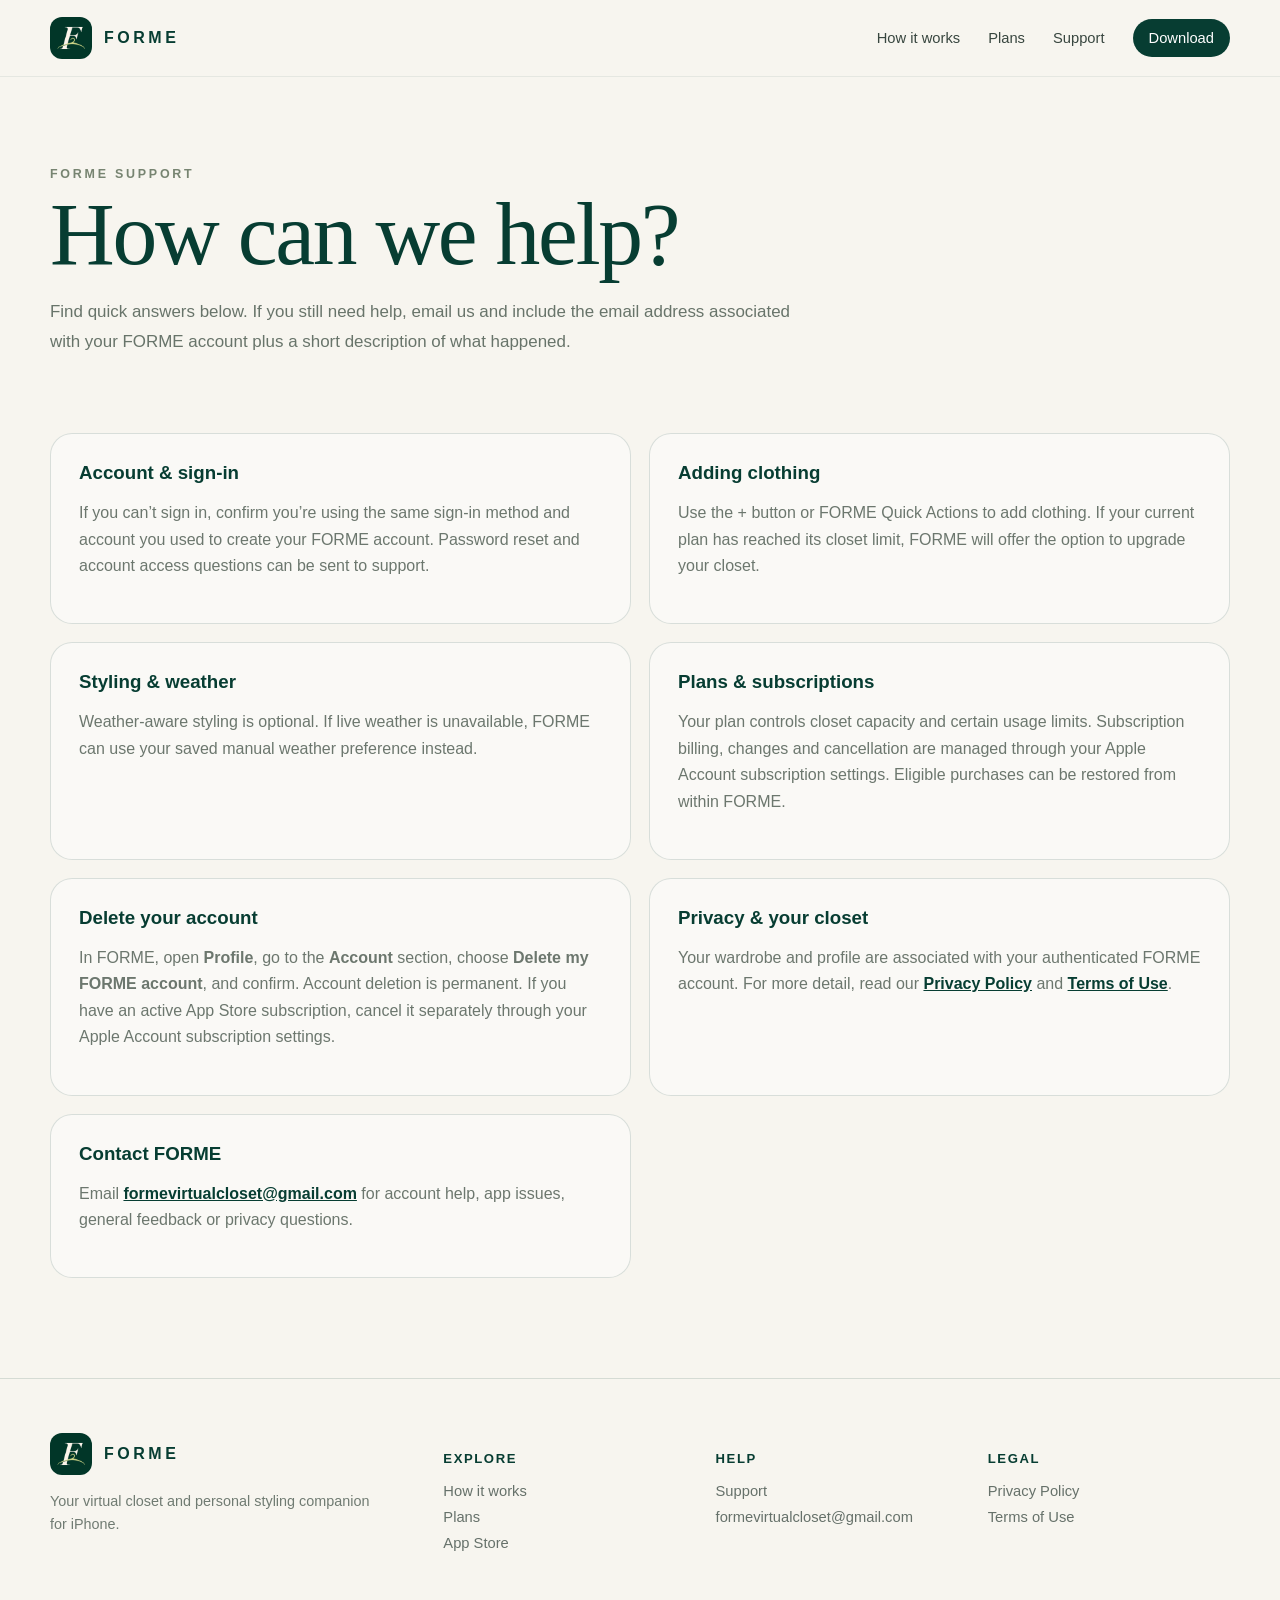
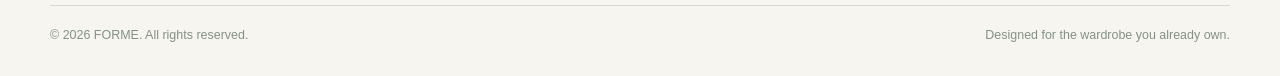
<file: support.html>
<!doctype html>
<html lang="en">
<head>
  <meta charset="utf-8">
  <meta name="viewport" content="width=device-width,initial-scale=1">
  <title>FORME Support</title>
  <meta name="description" content="Get help with your FORME account, closet, styling tools, subscriptions and account deletion.">
  <link rel="icon" href="assets/app-icon.png">
  <link rel="stylesheet" href="styles.css">
  <script src="config.js" defer></script>
  <script src="script.js" defer></script>
</head>
<body>
<header class="site-header"><div class="container nav"><a class="brand" href="index.html"><img src="assets/app-icon.png" alt="FORME"><span>FORME</span></a><button class="mobile-toggle">☰</button><nav class="nav-links"><a href="how-it-works.html">How it works</a><a href="index.html#plans">Plans</a><a href="support.html">Support</a><a class="nav-cta" data-app-store href="#">Download</a></nav></div></header>
<main>
<section class="page-hero"><div class="container"><div class="eyebrow">FORME Support</div><h1 class="serif">How can we help?</h1><p>Find quick answers below. If you still need help, email us and include the email address associated with your FORME account plus a short description of what happened.</p></div></section>
<section><div class="container support-grid">
<div class="support-card"><h3>Account & sign-in</h3><p>If you can’t sign in, confirm you’re using the same sign-in method and account you used to create your FORME account. Password reset and account access questions can be sent to support.</p></div>
<div class="support-card"><h3>Adding clothing</h3><p>Use the + button or FORME Quick Actions to add clothing. If your current plan has reached its closet limit, FORME will offer the option to upgrade your closet.</p></div>
<div class="support-card"><h3>Styling & weather</h3><p>Weather-aware styling is optional. If live weather is unavailable, FORME can use your saved manual weather preference instead.</p></div>
<div class="support-card"><h3>Plans & subscriptions</h3><p>Your plan controls closet capacity and certain usage limits. Subscription billing, changes and cancellation are managed through your Apple Account subscription settings. Eligible purchases can be restored from within FORME.</p></div>
<div class="support-card"><h3>Delete your account</h3><p>In FORME, open <strong>Profile</strong>, go to the <strong>Account</strong> section, choose <strong>Delete my FORME account</strong>, and confirm. Account deletion is permanent. If you have an active App Store subscription, cancel it separately through your Apple Account subscription settings.</p></div>
<div class="support-card"><h3>Privacy & your closet</h3><p>Your wardrobe and profile are associated with your authenticated FORME account. For more detail, read our <a href="privacy.html">Privacy Policy</a> and <a href="terms.html">Terms of Use</a>.</p></div>
<div class="support-card"><h3>Contact FORME</h3><p>Email <a data-support-email href="#">formevirtualcloset@gmail.com</a> for account help, app issues, general feedback or privacy questions.</p></div>
</div></section>
</main>
<footer><div class="container"><div class="footer-grid"><div class="footer-brand"><a class="brand" href="index.html"><img src="assets/app-icon.png" alt="FORME"><span>FORME</span></a><p>Your virtual closet and personal styling companion for iPhone.</p></div><div class="footer-col"><h4>Explore</h4><a href="how-it-works.html">How it works</a><a href="index.html#plans">Plans</a><a data-app-store href="#">App Store</a></div><div class="footer-col"><h4>Help</h4><a href="support.html">Support</a><a data-support-email href="#">Email us</a></div><div class="footer-col"><h4>Legal</h4><a href="privacy.html">Privacy Policy</a><a href="terms.html">Terms of Use</a></div></div><div class="footer-bottom"><span>© 2026 FORME. All rights reserved.</span><span>Designed for the wardrobe you already own.</span></div></div></footer>
</body>
</html>
</file>
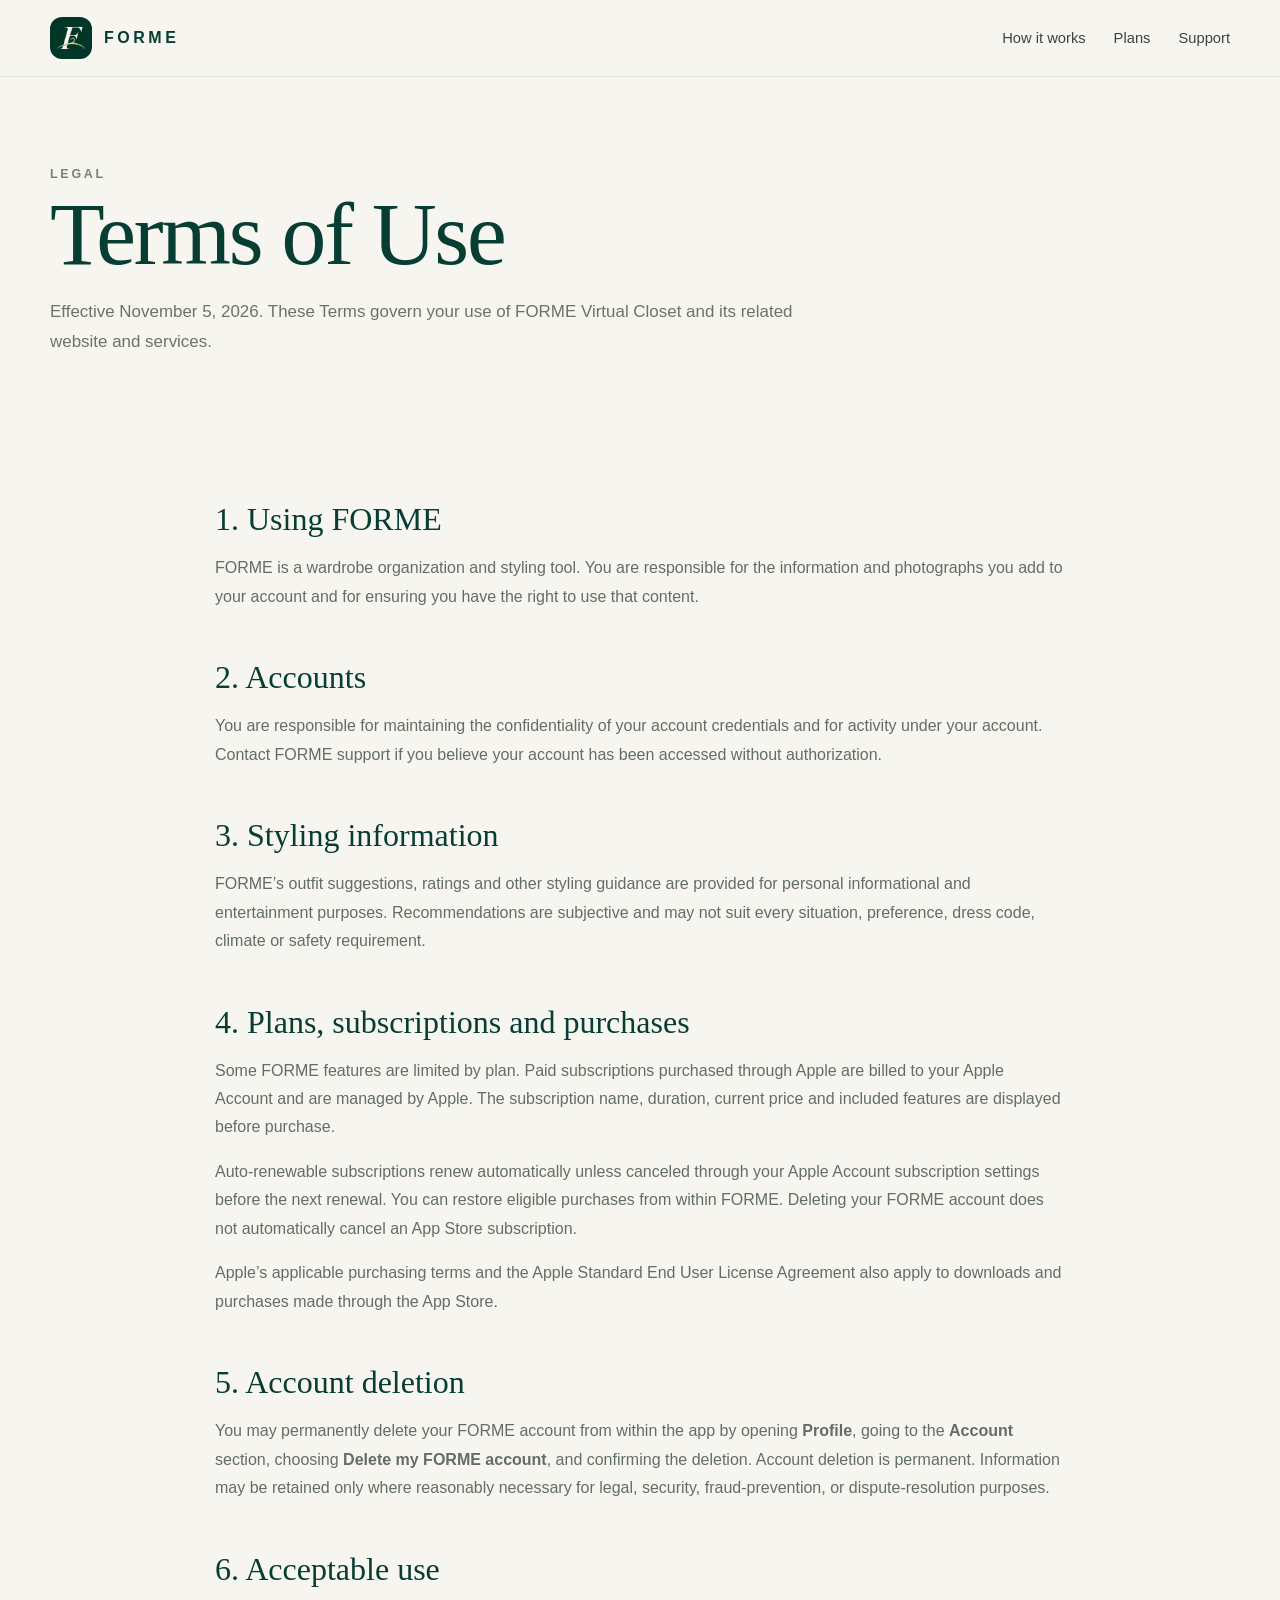
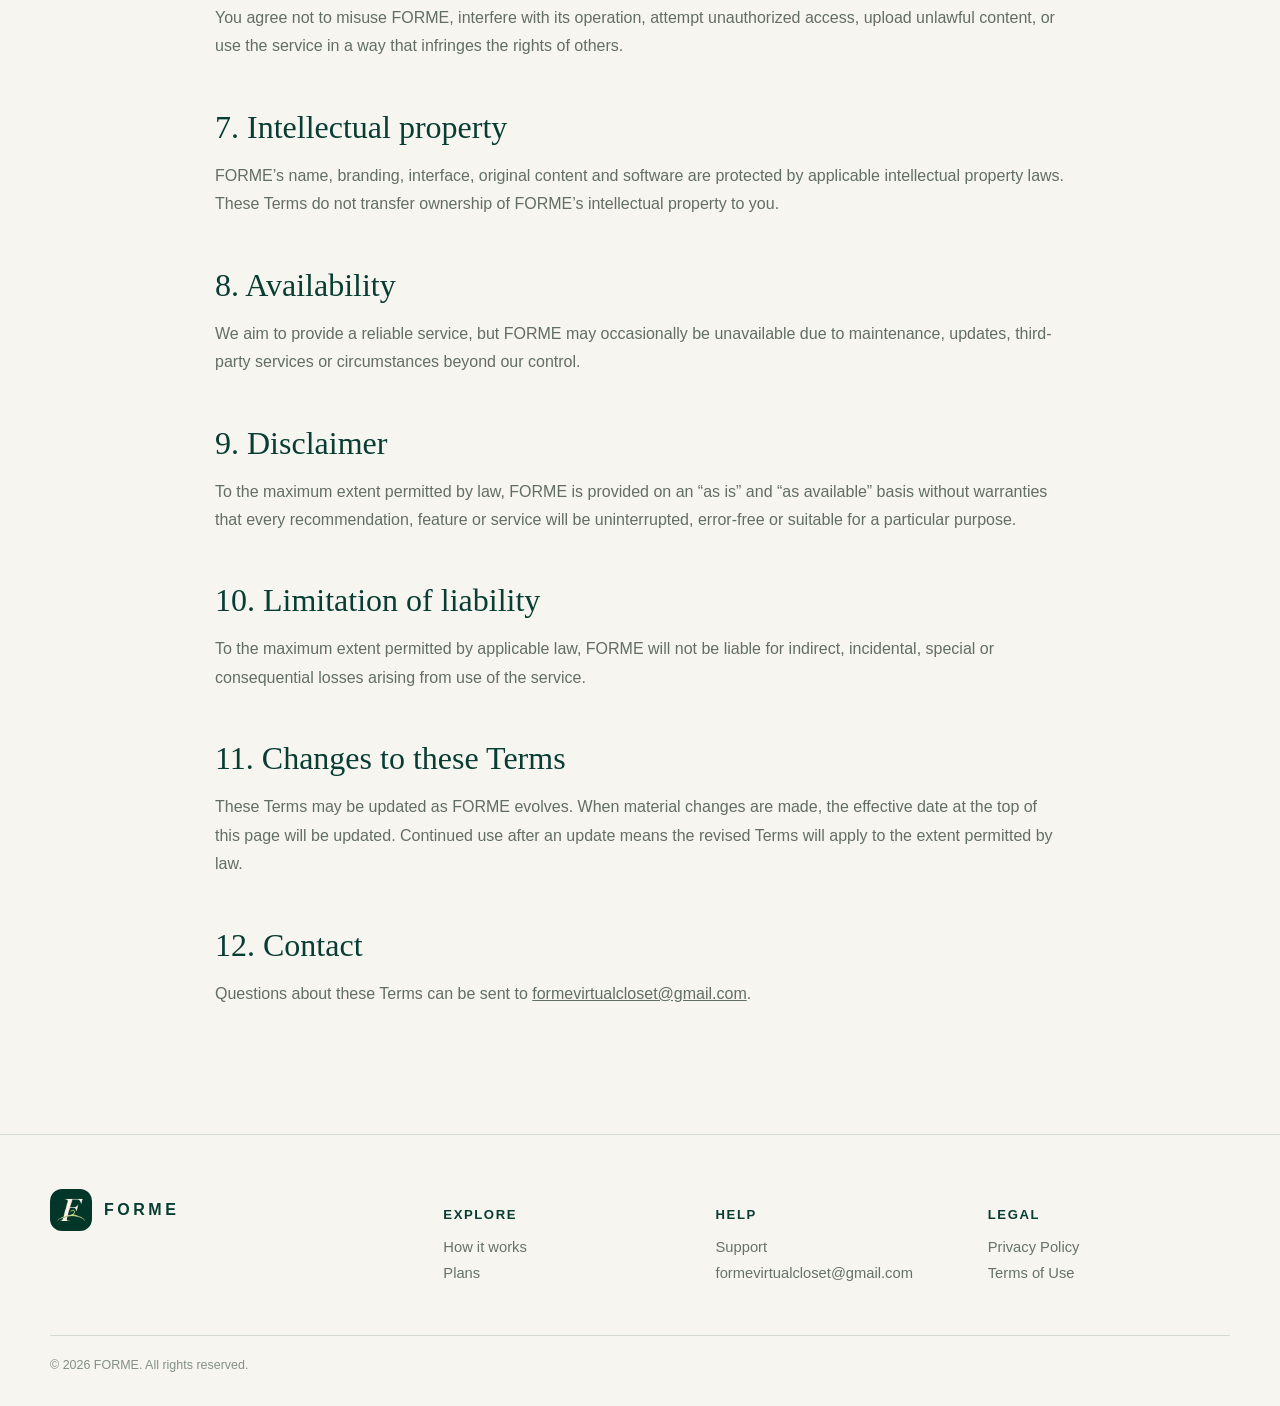
<file: terms.html>
<!doctype html>
<html lang="en">
<head>
  <meta charset="utf-8">
  <meta name="viewport" content="width=device-width,initial-scale=1">
  <title>FORME Terms of Use</title>
  <meta name="description" content="Terms of Use for FORME Virtual Closet.">
  <link rel="icon" href="assets/app-icon.png">
  <link rel="stylesheet" href="styles.css">
  <script src="config.js" defer></script>
  <script src="script.js" defer></script>
</head>
<body>
<header class="site-header"><div class="container nav"><a class="brand" href="index.html"><img src="assets/app-icon.png" alt="FORME"><span>FORME</span></a><button class="mobile-toggle">☰</button><nav class="nav-links"><a href="how-it-works.html">How it works</a><a href="index.html#plans">Plans</a><a href="support.html">Support</a></nav></div></header>
<main>
<section class="page-hero"><div class="container"><div class="eyebrow">Legal</div><h1 class="serif">Terms of Use</h1><p>Effective November 5, 2026. These Terms govern your use of FORME Virtual Closet and its related website and services.</p></div></section>
<div class="container content-wrap">
<h2>1. Using FORME</h2>
<p>FORME is a wardrobe organization and styling tool. You are responsible for the information and photographs you add to your account and for ensuring you have the right to use that content.</p>

<h2>2. Accounts</h2>
<p>You are responsible for maintaining the confidentiality of your account credentials and for activity under your account. Contact FORME support if you believe your account has been accessed without authorization.</p>

<h2>3. Styling information</h2>
<p>FORME’s outfit suggestions, ratings and other styling guidance are provided for personal informational and entertainment purposes. Recommendations are subjective and may not suit every situation, preference, dress code, climate or safety requirement.</p>

<h2>4. Plans, subscriptions and purchases</h2>
<p>Some FORME features are limited by plan. Paid subscriptions purchased through Apple are billed to your Apple Account and are managed by Apple. The subscription name, duration, current price and included features are displayed before purchase.</p>
<p>Auto-renewable subscriptions renew automatically unless canceled through your Apple Account subscription settings before the next renewal. You can restore eligible purchases from within FORME. Deleting your FORME account does not automatically cancel an App Store subscription.</p>
<p>Apple’s applicable purchasing terms and the Apple Standard End User License Agreement also apply to downloads and purchases made through the App Store.</p>

<h2>5. Account deletion</h2>
<p>You may permanently delete your FORME account from within the app by opening <strong>Profile</strong>, going to the <strong>Account</strong> section, choosing <strong>Delete my FORME account</strong>, and confirming the deletion. Account deletion is permanent. Information may be retained only where reasonably necessary for legal, security, fraud-prevention, or dispute-resolution purposes.</p>

<h2>6. Acceptable use</h2>
<p>You agree not to misuse FORME, interfere with its operation, attempt unauthorized access, upload unlawful content, or use the service in a way that infringes the rights of others.</p>

<h2>7. Intellectual property</h2>
<p>FORME’s name, branding, interface, original content and software are protected by applicable intellectual property laws. These Terms do not transfer ownership of FORME’s intellectual property to you.</p>

<h2>8. Availability</h2>
<p>We aim to provide a reliable service, but FORME may occasionally be unavailable due to maintenance, updates, third-party services or circumstances beyond our control.</p>

<h2>9. Disclaimer</h2>
<p>To the maximum extent permitted by law, FORME is provided on an “as is” and “as available” basis without warranties that every recommendation, feature or service will be uninterrupted, error-free or suitable for a particular purpose.</p>

<h2>10. Limitation of liability</h2>
<p>To the maximum extent permitted by applicable law, FORME will not be liable for indirect, incidental, special or consequential losses arising from use of the service.</p>

<h2>11. Changes to these Terms</h2>
<p>These Terms may be updated as FORME evolves. When material changes are made, the effective date at the top of this page will be updated. Continued use after an update means the revised Terms will apply to the extent permitted by law.</p>

<h2>12. Contact</h2>
<p>Questions about these Terms can be sent to <a data-support-email href="#">formevirtualcloset@gmail.com</a>.</p>
</div>
</main>
<footer><div class="container"><div class="footer-grid"><div class="footer-brand"><a class="brand" href="index.html"><img src="assets/app-icon.png" alt="FORME"><span>FORME</span></a></div><div class="footer-col"><h4>Explore</h4><a href="how-it-works.html">How it works</a><a href="index.html#plans">Plans</a></div><div class="footer-col"><h4>Help</h4><a href="support.html">Support</a><a data-support-email href="#">Email us</a></div><div class="footer-col"><h4>Legal</h4><a href="privacy.html">Privacy Policy</a><a href="terms.html">Terms of Use</a></div></div><div class="footer-bottom"><span>© 2026 FORME. All rights reserved.</span></div></div></footer>
</body>
</html>
</file>
<file: styles.css>
:root {
  --paper: #f7f5ef;
  --paper-2: #efede6;
  --forest: #073d32;
  --forest-2: #124d40;
  --sage: #778471;
  --mist: #d9ded7;
  --ink: #18231f;
  --line: rgba(7,61,50,.14);
  --white: #fff;
  --shadow: 0 24px 70px rgba(22,34,29,.12);
  --radius: 28px;
}
* { box-sizing: border-box; }
html { scroll-behavior: smooth; }
body {
  margin: 0;
  color: var(--ink);
  background: var(--paper);
  font-family: -apple-system, BlinkMacSystemFont, "Segoe UI", Helvetica, Arial, sans-serif;
  -webkit-font-smoothing: antialiased;
}
a { color: inherit; }
img { display:block; max-width:100%; }
.container { width:min(1180px, calc(100% - 48px)); margin:0 auto; }
.serif { font-family: Georgia, "Times New Roman", serif; font-weight:400; letter-spacing:-.025em; }
.eyebrow { font-size:.78rem; letter-spacing:.22em; text-transform:uppercase; color:var(--sage); font-weight:700; }
.muted { color:var(--sage); }
.site-header {
  position:sticky; top:0; z-index:50; backdrop-filter: blur(18px);
  background:rgba(247,245,239,.86); border-bottom:1px solid rgba(7,61,50,.07);
}
.nav { height:76px; display:flex; align-items:center; justify-content:space-between; gap:24px; }
.brand { display:flex; align-items:center; gap:12px; text-decoration:none; font-weight:750; letter-spacing:.22em; color:var(--forest); }
.brand img { width:42px; height:42px; border-radius:12px; }
.nav-links { display:flex; align-items:center; gap:28px; font-size:.92rem; }
.nav-links a { text-decoration:none; color:#38463f; }
.nav-links a:hover { color:var(--forest); }
.nav-cta { padding:11px 16px; background:var(--forest); color:white!important; border-radius:999px; }
.mobile-toggle { display:none; border:0; background:transparent; font-size:1.5rem; }
.hero { padding:56px 0 42px; }
.hero-art { overflow:hidden; border-radius:32px; box-shadow:var(--shadow); border:1px solid rgba(7,61,50,.08); }
.hero-art picture, .hero-art img { width:100%; }
.mobile-hero-copy { display:none; }
.app-store-button {
  display:inline-flex; align-items:center; justify-content:center; gap:12px;
  text-decoration:none; background:#101311; color:white; border-radius:14px;
  min-height:56px; padding:11px 20px; box-shadow:0 10px 24px rgba(0,0,0,.12);
  transition:transform .2s ease, box-shadow .2s ease;
}
.app-store-button:hover { transform:translateY(-2px); box-shadow:0 14px 30px rgba(0,0,0,.16); }
.app-store-button .badge-small { display:block; font-size:.68rem; letter-spacing:.04em; opacity:.75; line-height:1.1; }
.app-store-button .badge-big { display:block; font-size:1.05rem; font-weight:650; line-height:1.2; }
.app-store-button.disabled { opacity:.72; cursor:default; }
.hero-mobile-cta { margin-top:26px; }
.intro { padding:92px 0 46px; text-align:center; }
.intro h1 { font-size:clamp(2.8rem, 7vw, 6.2rem); color:var(--forest); margin:10px auto 22px; max-width:930px; line-height:.95; }
.intro p { max-width:700px; margin:0 auto; font-size:1.16rem; line-height:1.7; color:#647064; }
.features { padding:42px 0 100px; }
.feature-grid { display:grid; grid-template-columns:repeat(4,1fr); gap:16px; }
.feature { padding:30px 24px; border:1px solid var(--line); border-radius:22px; background:rgba(255,255,255,.42); min-height:190px; }
.feature .icon { font-size:1.6rem; color:var(--forest); margin-bottom:24px; }
.feature h3 { margin:0 0 10px; color:var(--forest); font-size:1.05rem; }
.feature p { margin:0; color:#6b766b; line-height:1.6; font-size:.92rem; }
.section { padding:104px 0; }
.section.alt { background:#eeece4; }
.split { display:grid; grid-template-columns:1fr 1fr; gap:70px; align-items:center; }
.section-copy h2 { color:var(--forest); font-size:clamp(2.4rem,5vw,4.8rem); line-height:.98; margin:12px 0 24px; }
.section-copy p { color:#68746a; line-height:1.75; font-size:1.03rem; }
.steps { margin-top:28px; display:grid; gap:16px; }
.step { display:grid; grid-template-columns:36px 1fr; gap:14px; align-items:start; }
.step-num { width:36px; height:36px; border-radius:50%; display:grid; place-items:center; background:var(--forest); color:white; font-size:.8rem; }
.phone-collage { position:relative; min-height:660px; }
.phone { position:absolute; width:56%; border-radius:34px; overflow:hidden; box-shadow:var(--shadow); border:1px solid rgba(7,61,50,.1); background:white; }
.phone.one { left:2%; top:8%; transform:rotate(-5deg); }
.phone.two { right:2%; top:0; transform:rotate(4deg); }
.phone.three { left:23%; top:35%; width:54%; transform:rotate(-1deg); }
.gallery-section { padding:100px 0; overflow:hidden; }
.gallery-title { display:flex; align-items:end; justify-content:space-between; gap:30px; margin-bottom:34px; }
.gallery-title h2 { color:var(--forest); font-size:clamp(2.2rem,4vw,4rem); margin:8px 0 0; }
.gallery-scroll { display:grid; grid-template-columns:repeat(6, minmax(240px, 1fr)); gap:18px; overflow-x:auto; padding:4px 4px 28px; scrollbar-width:thin; }
.gallery-card { min-width:240px; border-radius:24px; overflow:hidden; box-shadow:0 14px 36px rgba(22,34,29,.09); border:1px solid var(--line); background:#fff; }
.plans { padding:104px 0; background:var(--forest); color:white; }
.plans .eyebrow { color:#c1cabc; }
.plans h2 { font-size:clamp(2.6rem,5vw,5rem); margin:10px 0 16px; }
.plans-lead { max-width:670px; color:#d5ddd6; line-height:1.7; }
.plan-grid { margin-top:46px; display:grid; grid-template-columns:repeat(3,1fr); gap:18px; }
.plan { border-radius:26px; padding:30px; background:rgba(255,255,255,.07); border:1px solid rgba(255,255,255,.14); }
.plan.featured { background:#f6f3ea; color:var(--ink); transform:translateY(-10px); }
.plan h3 { font-size:1.25rem; margin:0 0 6px; }
.price { font-family:Georgia,serif; font-size:2.8rem; margin:22px 0 8px; }
.price span { font-family:inherit; font-size:.9rem; opacity:.65; }
.plan ul { list-style:none; padding:0; margin:24px 0 0; display:grid; gap:12px; font-size:.93rem; opacity:.9; }
.plan li::before { content:"✓"; margin-right:9px; }
.cta { padding:116px 0; text-align:center; }
.cta-inner { max-width:850px; margin:auto; }
.cta h2 { font-size:clamp(3rem,7vw,6rem); color:var(--forest); margin:10px 0 24px; line-height:.95; }
.cta p { max-width:620px; margin:0 auto 30px; color:#6a766d; font-size:1.08rem; line-height:1.7; }
footer { border-top:1px solid var(--line); padding:54px 0 34px; }
.footer-grid { display:grid; grid-template-columns:1.5fr repeat(3,1fr); gap:30px; }
.footer-brand p { max-width:320px; line-height:1.6; color:#707b72; font-size:.9rem; }
.footer-col h4 { color:var(--forest); font-size:.82rem; letter-spacing:.12em; text-transform:uppercase; }
.footer-col a { display:block; text-decoration:none; color:#66716a; margin:10px 0; font-size:.92rem; }
.footer-bottom { display:flex; justify-content:space-between; gap:20px; margin-top:44px; padding-top:22px; border-top:1px solid var(--line); color:#849087; font-size:.78rem; }
.page-hero { padding:90px 0 60px; }
.page-hero h1 { font-size:clamp(3rem,7vw,6rem); color:var(--forest); margin:10px 0 20px; line-height:.96; }
.page-hero p { max-width:760px; color:#68746a; line-height:1.75; font-size:1.06rem; }
.content-wrap { max-width:850px; margin:0 auto; padding:20px 0 110px; }
.content-wrap h2 { font-family:Georgia,serif; font-weight:400; color:var(--forest); font-size:2rem; margin:48px 0 14px; }
.content-wrap h3 { color:var(--forest); margin:28px 0 10px; }
.content-wrap p, .content-wrap li { color:#626e65; line-height:1.78; }
.content-wrap ul { padding-left:22px; }
.support-grid { display:grid; grid-template-columns:repeat(2,1fr); gap:18px; padding-bottom:100px; }
.support-card { padding:28px; border:1px solid var(--line); border-radius:22px; background:rgba(255,255,255,.42); }
.support-card h3 { color:var(--forest); margin:0 0 10px; }
.support-card p { color:#6c776e; line-height:1.65; }
.support-card a { color:var(--forest); font-weight:650; }
.mobile-only { display:none; }
@media (max-width: 900px) {
  .nav-links { display:none; position:absolute; top:76px; left:0; right:0; padding:22px 24px; background:var(--paper); border-bottom:1px solid var(--line); flex-direction:column; align-items:flex-start; }
  .nav-links.open { display:flex; }
  .mobile-toggle { display:block; }
  .hero { padding:26px 0 24px; }
  .hero-art { display:none; }
  .mobile-hero-copy { display:grid; grid-template-columns:1fr; gap:24px; }
  .mobile-hero-copy .icon-wrap { width:88px; height:88px; border-radius:24px; overflow:hidden; box-shadow:0 10px 30px rgba(7,61,50,.18); }
  .mobile-hero-copy h1 { color:var(--forest); font-size:clamp(3.3rem,15vw,5.1rem); line-height:.92; margin:10px 0 16px; }
  .mobile-hero-copy p { color:#68746a; line-height:1.65; font-size:1rem; }
  .mobile-hero-shot { border-radius:28px; overflow:hidden; box-shadow:var(--shadow); }
  .intro { padding:72px 0 32px; }
  .feature-grid { grid-template-columns:1fr 1fr; }
  .split { grid-template-columns:1fr; gap:42px; }
  .phone-collage { min-height:590px; order:2; }
  .plan-grid { grid-template-columns:1fr; }
  .plan.featured { transform:none; }
  .footer-grid { grid-template-columns:1fr 1fr; }
  .support-grid { grid-template-columns:1fr; }
}
@media (max-width: 560px) {
  .container { width:min(100% - 28px, 1180px); }
  .nav { height:68px; }
  .brand img { width:36px; height:36px; border-radius:10px; }
  .brand { font-size:.86rem; }
  .feature-grid { grid-template-columns:1fr; }
  .feature { min-height:auto; }
  .section, .gallery-section, .plans { padding:76px 0; }
  .phone-collage { min-height:480px; }
  .phone { width:64%; border-radius:24px; }
  .phone.one { left:0; }
  .phone.two { right:0; }
  .phone.three { left:18%; top:34%; width:64%; }
  .gallery-scroll { grid-template-columns:repeat(6, 74vw); }
  .footer-grid { grid-template-columns:1fr; }
  .footer-bottom { flex-direction:column; }
  .page-hero { padding:64px 0 36px; }
}
</file>
